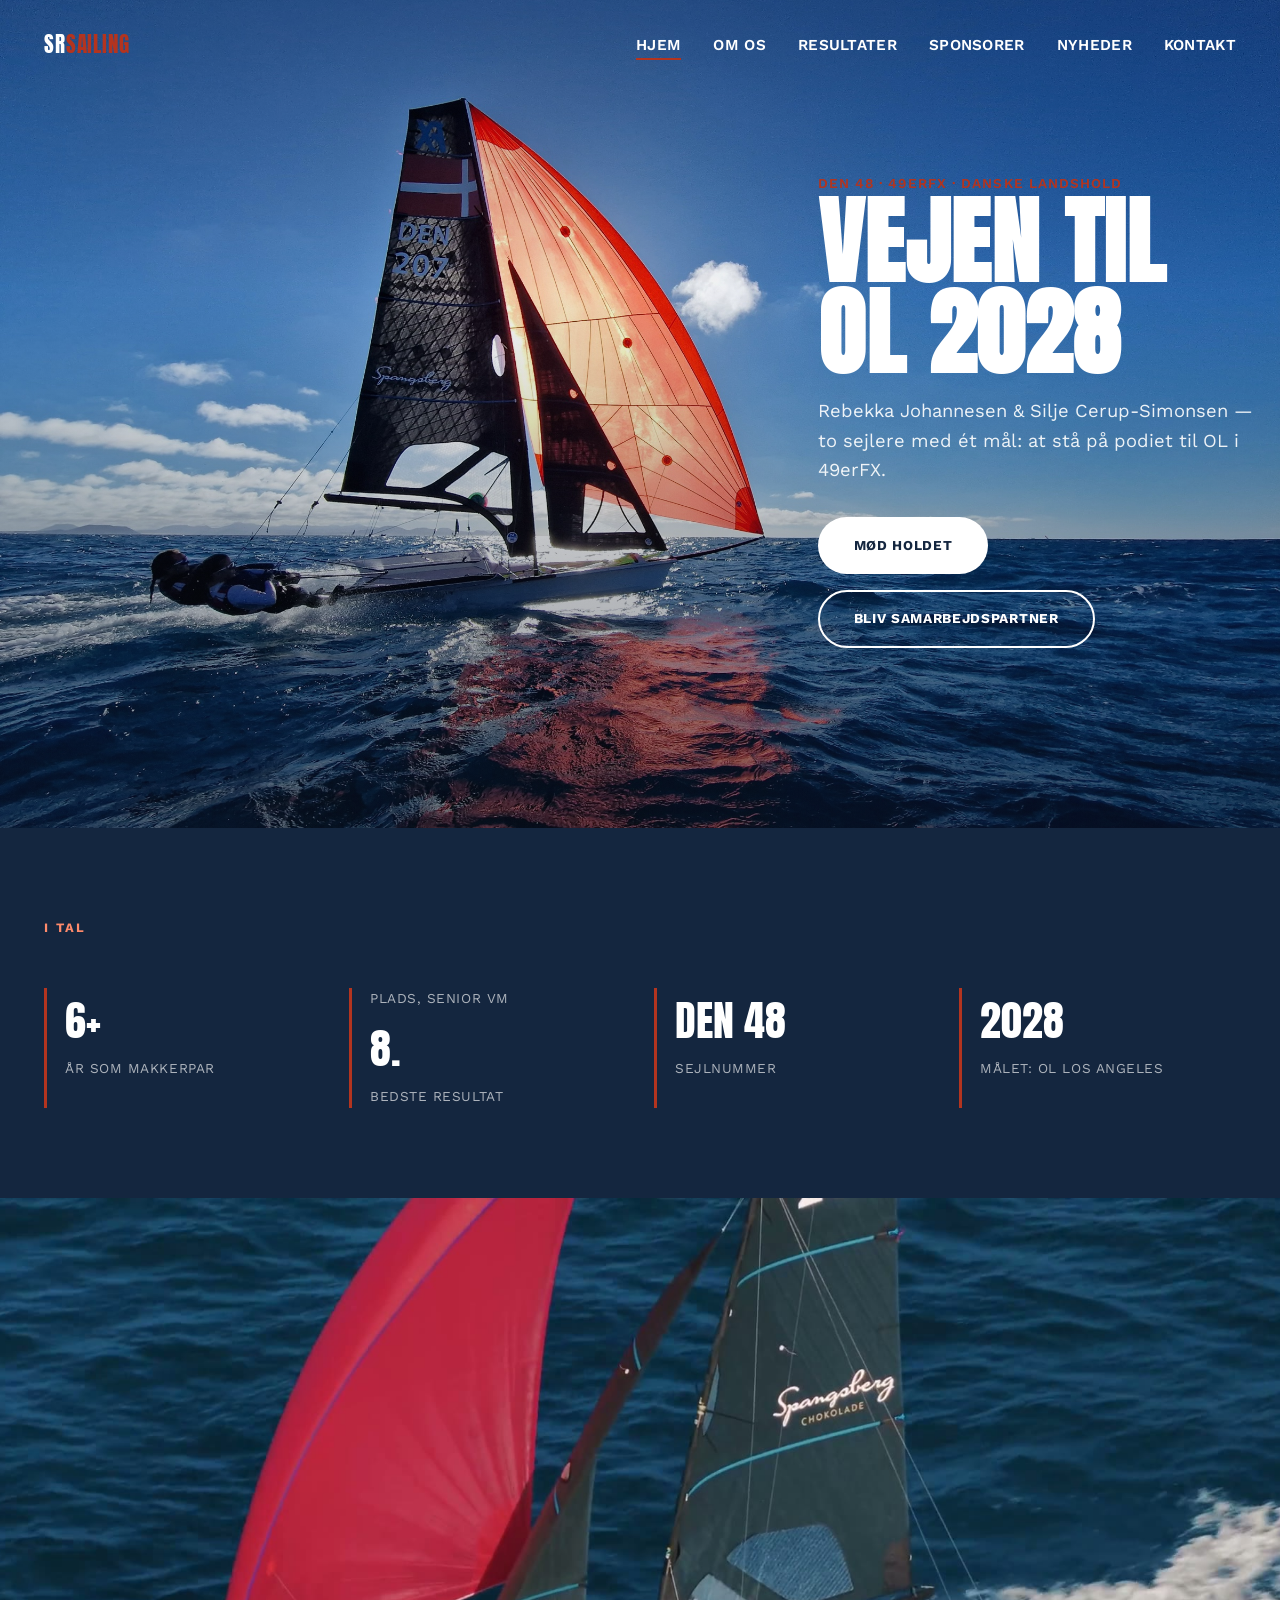
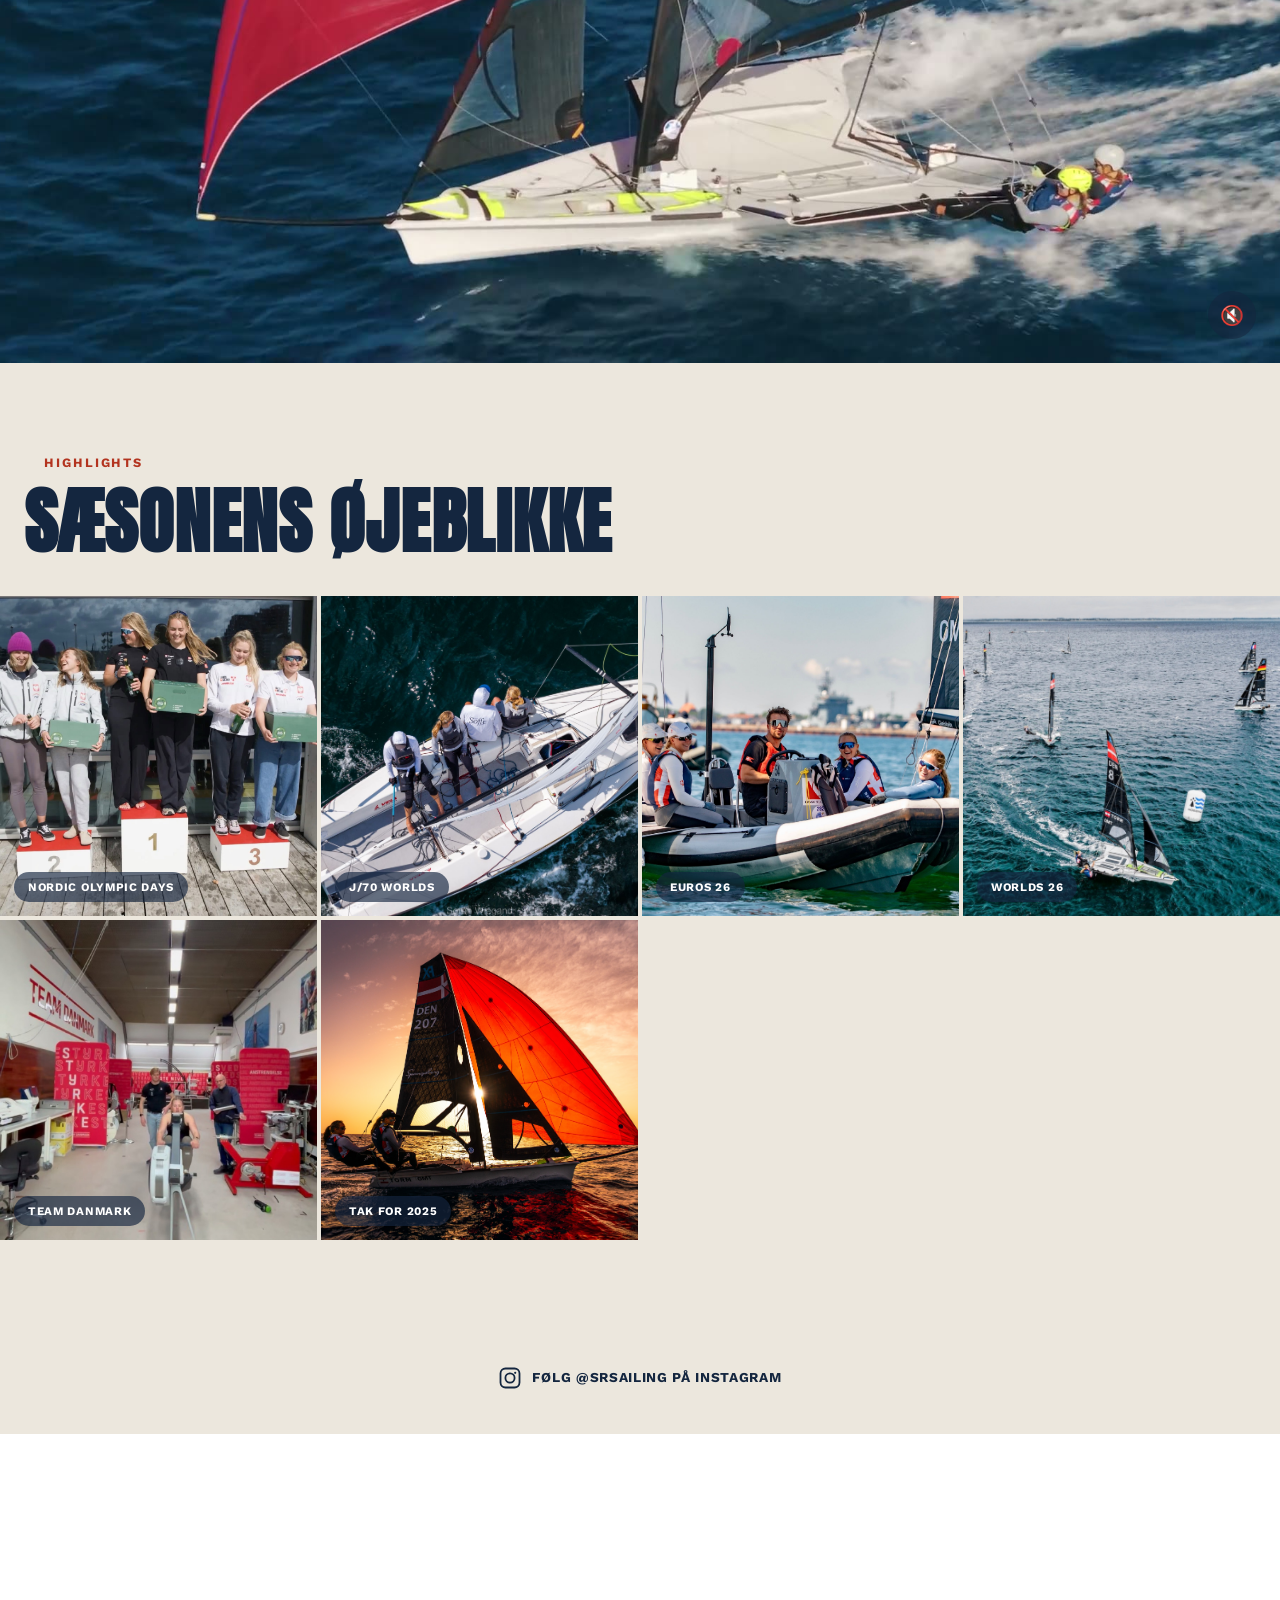
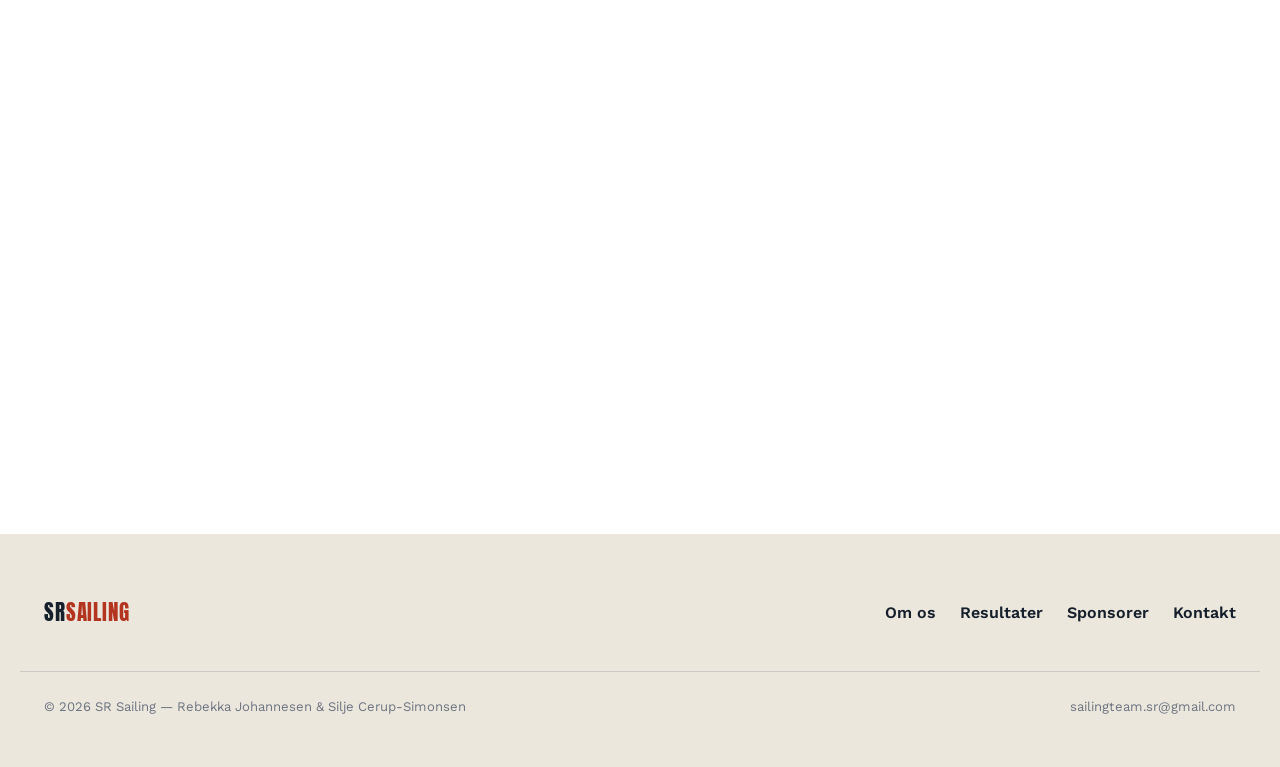
<file: index.html>
<!DOCTYPE html>
<html lang="da">
<head>
<meta charset="UTF-8">
<meta name="viewport" content="width=device-width, initial-scale=1.0">
<title>SR Sailing — DEN 48 · Vejen til OL 2028</title>
<meta name="description" content="Rebekka Johannesen &amp; Silje Cerup-Simonsen sejler 49erFX DEN 48 på det danske landshold, med kurs mod OL 2028.">
<link rel="preconnect" href="https://fonts.googleapis.com">
<link href="https://fonts.googleapis.com/css2?family=Anton&family=Work+Sans:wght@400;500;600;700;800&display=swap" rel="stylesheet">
<link rel="stylesheet" href="assets/css/style.css">
</head>
<body>

<header class="site-header">
  <div class="container">
    <a href="index.html" class="brand">SR<span>SAILING</span></a>
    <button class="nav-toggle" aria-label="Menu">&#9776;</button>
    <ul class="nav-links">
      <li><a href="index.html" class="active">Hjem</a></li>
      <li><a href="om-os.html">Om os</a></li>
      <li><a href="resultater.html">Resultater</a></li>
      <li><a href="sponsorer.html">Sponsorer</a></li>
      <li><a href="blog.html">Nyheder</a></li>
      <li><a href="kontakt.html">Kontakt</a></li>
    </ul>
  </div>
</header>

<section class="hero" style="background-image: url('assets/images/bluesky-spinnaker.jpg');">
  <div class="container hero-content align-right">
    <span class="hero-meta">DEN 48 · 49erFX · Danske Landshold</span>
    <h1>Vejen til OL 2028</h1>
    <p>Rebekka Johannesen &amp; Silje Cerup-Simonsen — to sejlere med ét mål: at stå på podiet til OL i 49erFX.</p>
    <div class="hero-actions">
      <a href="om-os.html" class="btn btn-light">Mød holdet</a>
      <a href="sponsorer.html" class="btn btn-outline">Bliv samarbejdspartner</a>
    </div>
  </div>
</section>

<section class="section-navy">
  <div class="container">
    <span class="eyebrow">I tal</span>
    <div class="stats-row reveal">
      <div class="stat">
        <span class="num">6+</span>
        <span class="label">År som makkerpar</span>
      </div>
      <div class="stat">
        <span class="label" style="display:block; margin-bottom:6px;">Plads, Senior VM</span>
        <span class="num">8.</span>
        <span class="label">Bedste resultat</span>
      </div>
      <div class="stat">
        <span class="num">DEN 48</span>
        <span class="label">Sejlnummer</span>
      </div>
      <div class="stat">
        <span class="num">2028</span>
        <span class="label">Målet: OL Los Angeles</span>
      </div>
    </div>
  </div>
</section>

<div class="video-feature">
  <video id="lanzarote-video" autoplay muted loop playsinline webkit-playsinline preload="auto" poster="assets/images/lanzarote-sejlads-poster.jpg">
    <source src="assets/video/lanzarote-sejlads.mp4" type="video/mp4">
  </video>
  <button class="mute-toggle" type="button" aria-label="Slå lyd til/fra">&#128264;</button>
  <script>
    (function () {
      var v = document.getElementById("lanzarote-video");
      if (v) { v.muted = true; v.play().catch(function () {}); }
    })();
  </script>
</div>

<section class="section-cream">
  <div class="container">
    <span class="eyebrow">Highlights</span>
    <h2 class="big-title" style="color: var(--navy); margin-left: -20px;">Sæsonens øjeblikke</h2>
  </div>
  <div class="gallery reveal">
    <a class="gallery-item" href="blog.html#nordic-olympic-days">
      <img src="assets/images/nordic-olympic-days.jpg" alt="Sejrspodie ved Nordic Olympic Days" style="object-position: top;">
      <span class="tag">Nordic Olympic Days</span>
    </a>
    <a class="gallery-item" href="blog.html#j70-worlds">
      <img src="assets/images/j70-worlds.jpg" alt="Rebekka og Silje til J/70 Mixed Plus Worlds">
      <span class="tag">J/70 Worlds</span>
    </a>
    <a class="gallery-item" href="blog.html#euros26">
      <img src="assets/images/euros26-rib.jpg" alt="Holdet efter en sejlads til EM 2026">
      <span class="tag">Euros 26</span>
    </a>
    <a class="gallery-item" href="blog.html#worlds26">
      <img src="assets/images/worlds26-start.jpg" alt="Runder mærket ved VM i Quiberon" style="object-position: bottom;">
      <span class="tag">Worlds 26</span>
    </a>
    <a class="gallery-item" href="blog.html#team-danmark">
      <img src="assets/images/team-danmark-test.jpg" alt="Fysisk test hos Team Danmark">
      <span class="tag">Team Danmark</span>
    </a>
    <a class="gallery-item" href="blog.html#tak-2025">
      <img src="assets/images/hero-sunset.jpg" alt="DEN 48 i solnedgang">
      <span class="tag">Tak for 2025</span>
    </a>
  </div>
</section>

<div class="ig-strip">
  <a class="ig-link" href="https://www.instagram.com/srsailing" target="_blank" rel="noopener">
    <svg viewBox="0 0 24 24" fill="none" stroke="currentColor" stroke-width="1.8" aria-hidden="true">
      <rect x="2.5" y="2.5" width="19" height="19" rx="5"/>
      <circle cx="12" cy="12" r="4.6"/>
      <circle cx="17.2" cy="6.8" r="1.1" fill="currentColor" stroke="none"/>
    </svg>
    <span>Følg @srsailing på Instagram</span>
  </a>
</div>

<section class="split-cta">
  <div class="split-cta-col section-cream reveal">
    <span class="eyebrow">Samarbejdspartnere</span>
    <h2 class="big-title" style="font-size: clamp(1.8rem, 3.2vw, 2.4rem);">Med opbakning fra</h2>
    <div class="sponsor-list">
      <a class="sponsor-pill" href="sponsorer.html#sletten-baadeklub">Sletten Bådeklub</a>
      <a class="sponsor-pill" href="sponsorer.html#dansk-sejlunion">Dansk Sejlunion</a>
      <a class="sponsor-pill" href="sponsorer.html#team-danmark">Team Danmark</a>
      <a class="sponsor-pill" href="sponsorer.html#spechealth">SpecHealth</a>
    </div>
    <p style="margin-top: 26px;"><a href="sponsorer.html" class="btn btn-navy">Se samarbejdsmuligheder</a></p>
  </div>
  <div class="split-cta-col section-cream reveal">
    <h2 class="big-title" style="font-size: clamp(1.8rem, 3.2vw, 2.4rem);">Følg med<br>på rejsen</h2>
    <p class="lede" style="margin-top: 16px; color: var(--muted);">Vi deler træning, stævner og livet mod OL 2028 på Instagram.</p>
    <div class="hero-actions" style="margin-top: 26px;">
      <a href="https://www.instagram.com/srsailing" target="_blank" rel="noopener" class="btn btn-navy">@srsailing på Instagram</a>
      <a href="kontakt.html" class="btn btn-outline-dark">Kontakt os</a>
    </div>
  </div>
</section>

<footer class="site-footer">
  <div class="container">
    <a href="index.html" class="brand">SR<span>SAILING</span></a>
    <ul class="footer-links" style="list-style:none; padding:0;">
      <li><a href="om-os.html">Om os</a></li>
      <li><a href="resultater.html">Resultater</a></li>
      <li><a href="sponsorer.html">Sponsorer</a></li>
      <li><a href="kontakt.html">Kontakt</a></li>
    </ul>
  </div>
  <div class="container footer-bottom">
    <span>&copy; 2026 SR Sailing — Rebekka Johannesen &amp; Silje Cerup-Simonsen</span>
    <span>sailingteam.sr@gmail.com</span>
  </div>
</footer>

<script src="assets/js/main.js"></script>
</body>
</html>
</file>
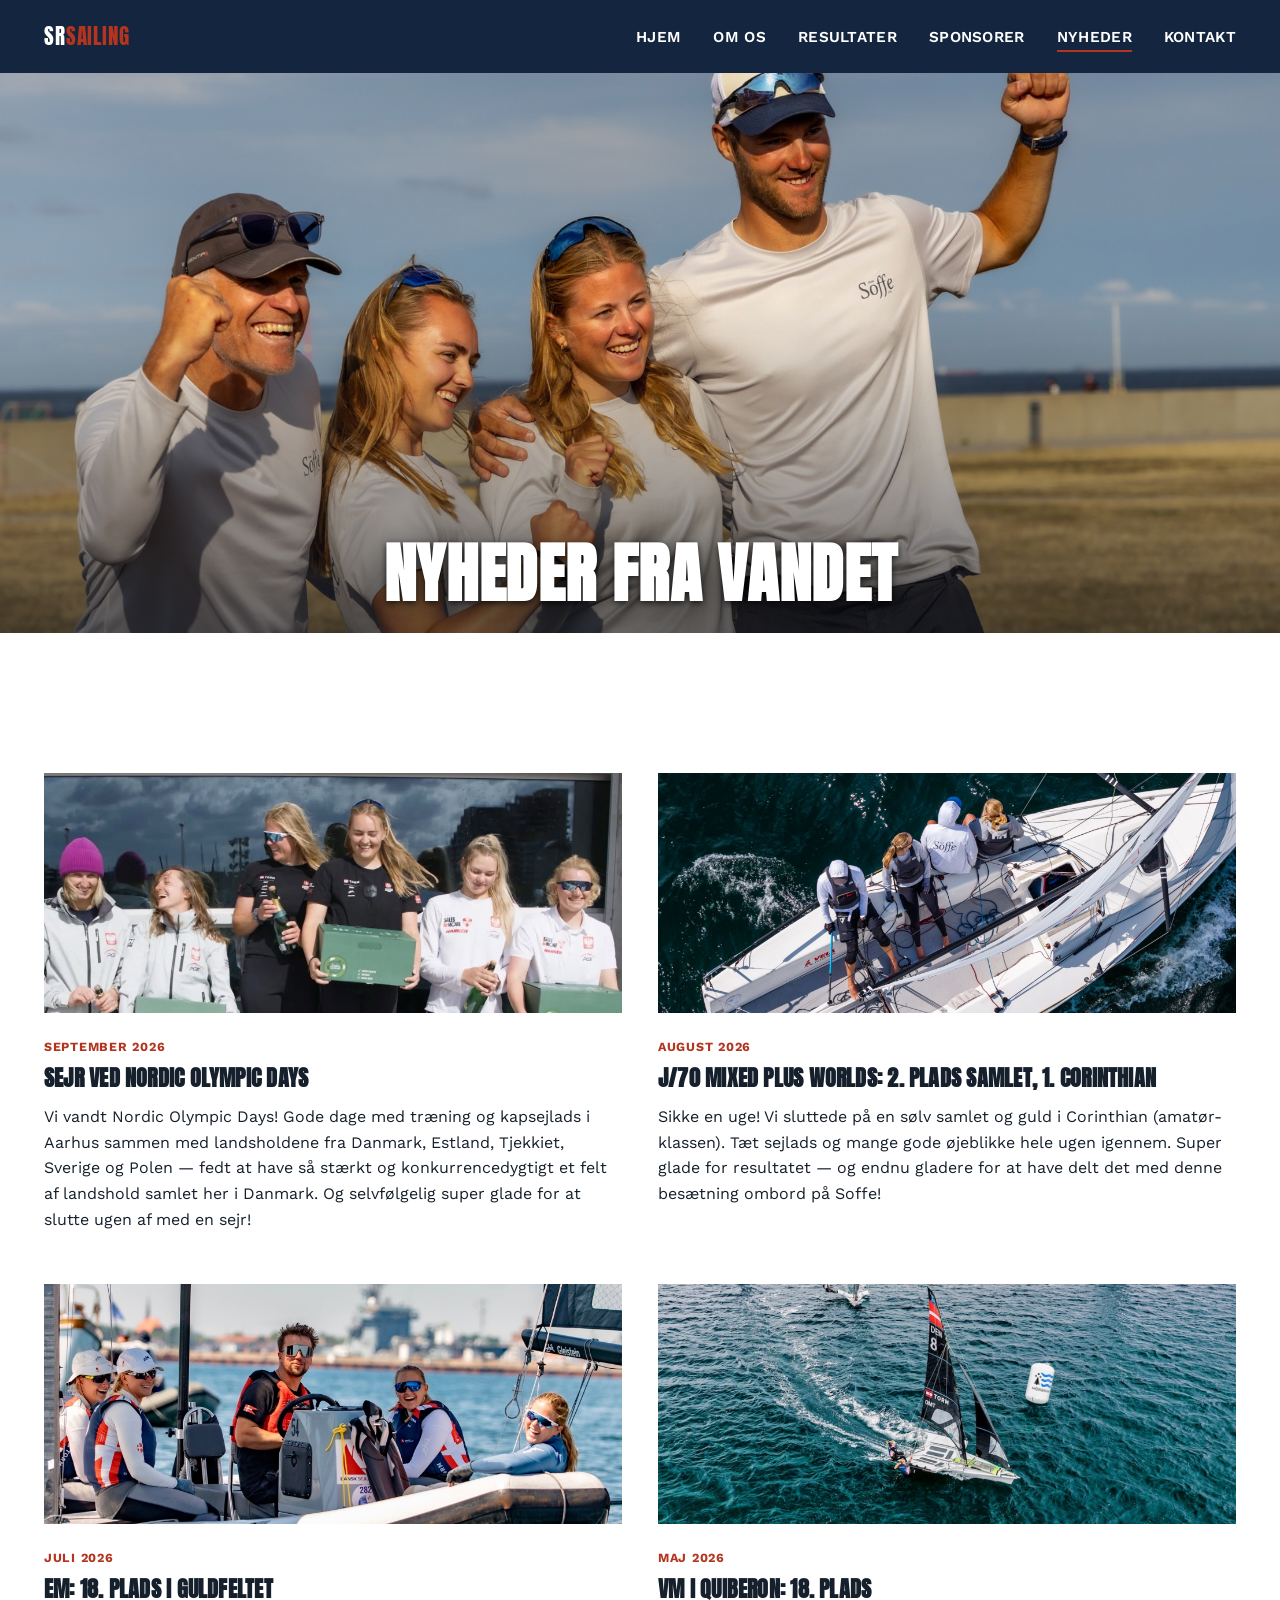
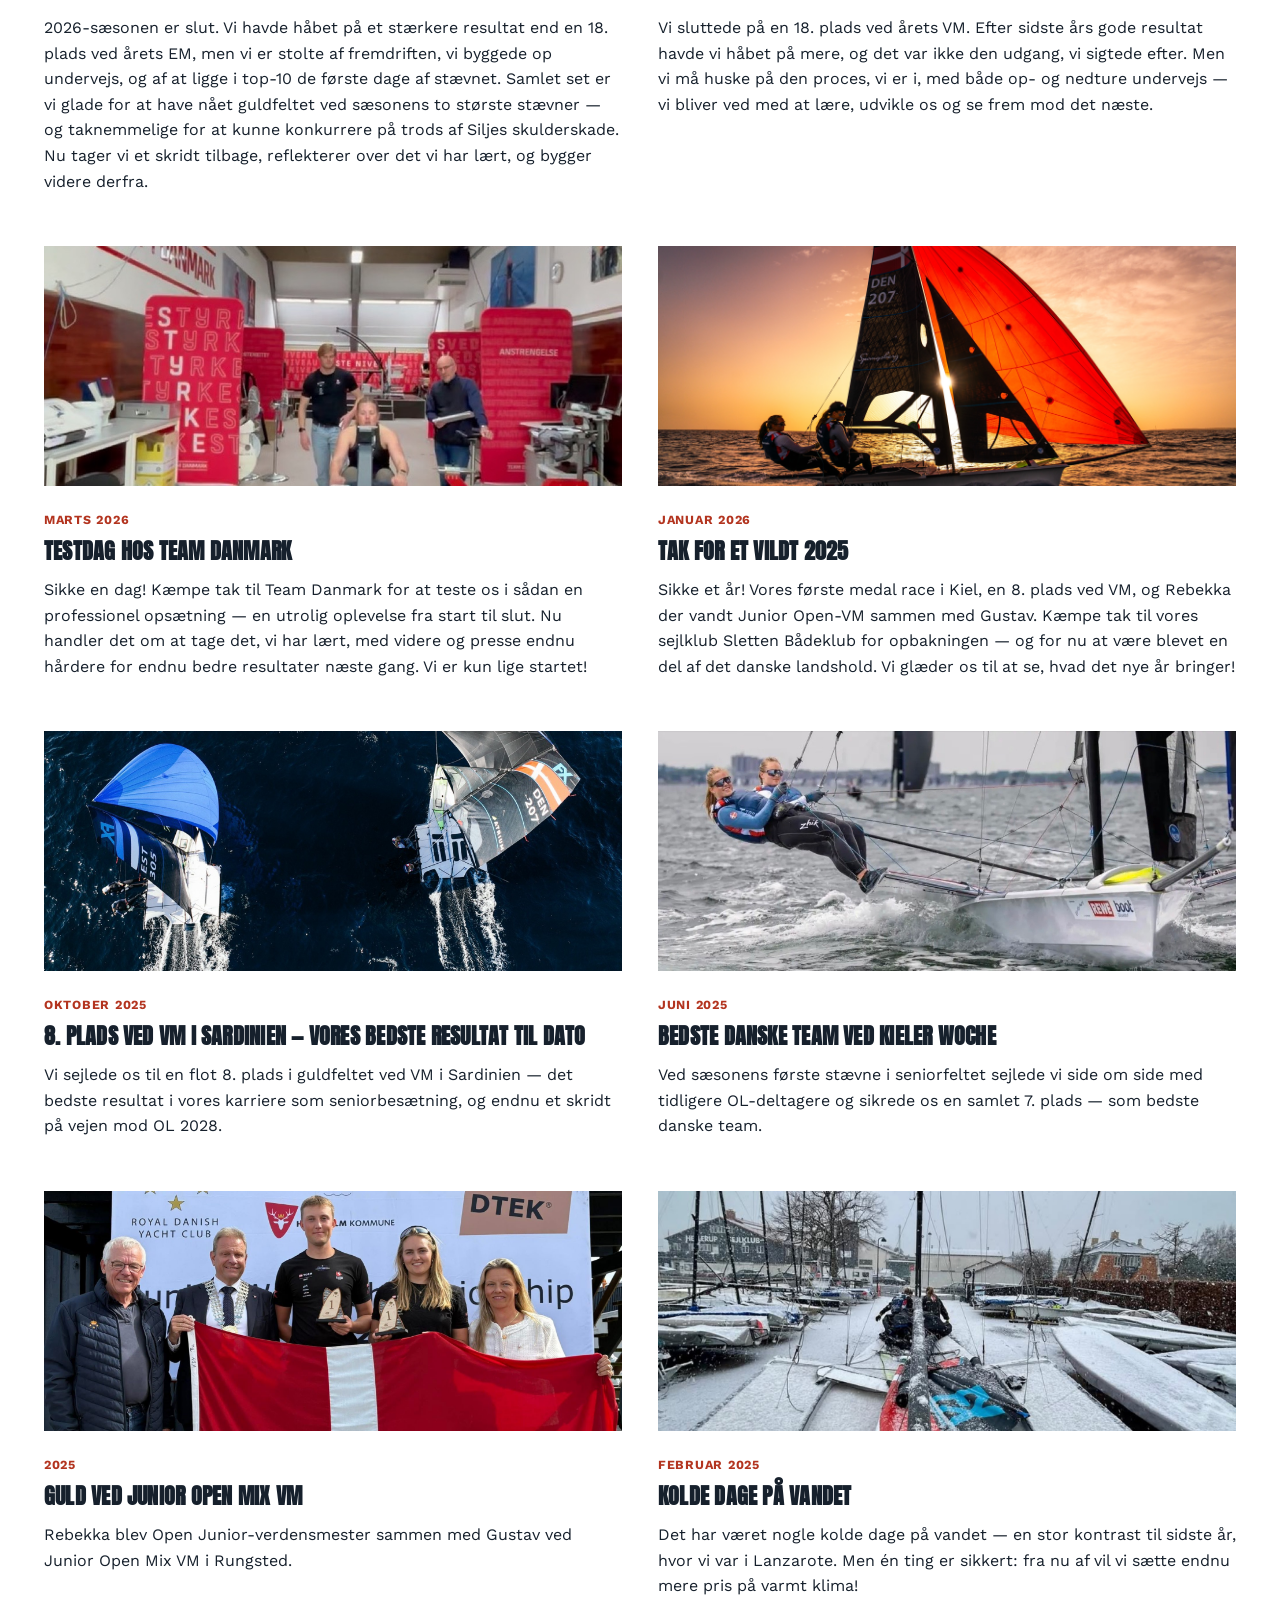
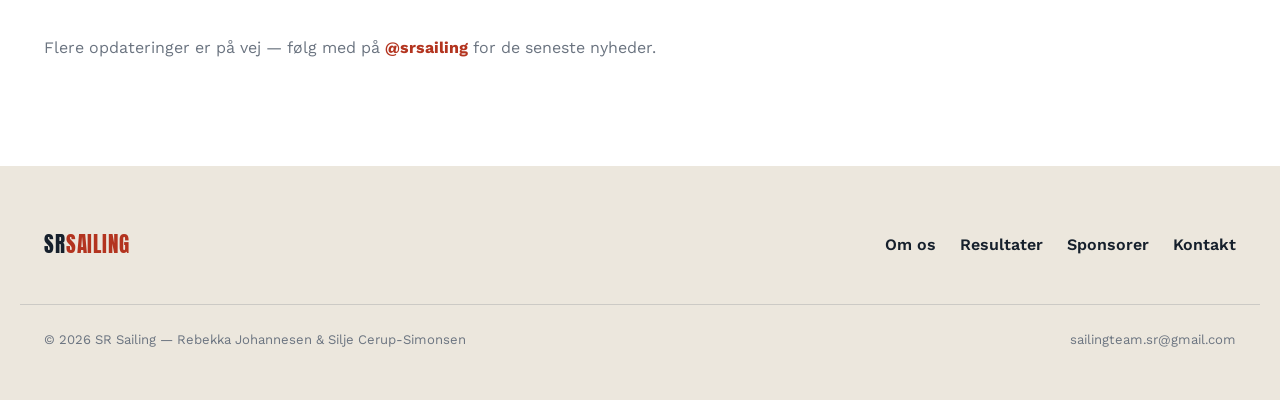
<file: blog.html>
<!DOCTYPE html>
<html lang="da">
<head>
<meta charset="UTF-8">
<meta name="viewport" content="width=device-width, initial-scale=1.0">
<title>Nyheder — SR Sailing</title>
<meta name="description" content="Nyheder og opdateringer fra Rebekka Johannesen og Silje Cerup-Simonsens rejse mod OL 2028.">
<link rel="preconnect" href="https://fonts.googleapis.com">
<link href="https://fonts.googleapis.com/css2?family=Anton&family=Work+Sans:wght@400;500;600;700;800&display=swap" rel="stylesheet">
<link rel="stylesheet" href="assets/css/style.css">
</head>
<body>

<header class="site-header solid">
  <div class="container">
    <a href="index.html" class="brand">SR<span>SAILING</span></a>
    <button class="nav-toggle" aria-label="Menu">&#9776;</button>
    <ul class="nav-links">
      <li><a href="index.html">Hjem</a></li>
      <li><a href="om-os.html">Om os</a></li>
      <li><a href="resultater.html">Resultater</a></li>
      <li><a href="sponsorer.html">Sponsorer</a></li>
      <li><a href="blog.html" class="active">Nyheder</a></li>
      <li><a href="kontakt.html">Kontakt</a></li>
    </ul>
  </div>
</header>

<section class="page-hero with-photo" style="background-image: url('assets/images/sr-sailing-team.jpg'); background-position: center 20%;">
  <div class="container">
    <h1 style="color: var(--white); text-shadow: 0 2px 6px rgba(0,0,0,0.7), 0 8px 34px rgba(0,0,0,0.55);">Nyheder fra vandet</h1>
  </div>
</section>

<section>
  <div class="container">
    <div class="post-grid">

      <article class="post-card" id="nordic-olympic-days">
        <img src="assets/images/nordic-olympic-days.jpg" alt="Sejrspodie ved Nordic Olympic Days" style="object-position: top;">
        <span class="post-date">September 2026</span>
        <h3>Sejr ved Nordic Olympic Days</h3>
        <p>Vi vandt Nordic Olympic Days! Gode dage med træning og kapsejlads i Aarhus sammen med landsholdene fra Danmark, Estland, Tjekkiet, Sverige og Polen — fedt at have så stærkt og konkurrencedygtigt et felt af landshold samlet her i Danmark. Og selvfølgelig super glade for at slutte ugen af med en sejr!</p>
      </article>

      <article class="post-card" id="j70-worlds">
        <img src="assets/images/j70-worlds.jpg" alt="Rebekka og Silje til J/70 Mixed Plus Worlds">
        <span class="post-date">August 2026</span>
        <h3>J/70 Mixed Plus Worlds: 2. plads samlet, 1. Corinthian</h3>
        <p>Sikke en uge! Vi sluttede på en sølv samlet og guld i Corinthian (amatør-klassen). Tæt sejlads og mange gode øjeblikke hele ugen igennem. Super glade for resultatet — og endnu gladere for at have delt det med denne besætning ombord på Soffe!</p>
      </article>

      <article class="post-card" id="euros26">
        <img src="assets/images/euros26-rib.jpg" alt="Holdet efter en sejlads til EM 2026">
        <span class="post-date">Juli 2026</span>
        <h3>EM: 18. plads i guldfeltet</h3>
        <p>2026-sæsonen er slut. Vi havde håbet på et stærkere resultat end en 18. plads ved årets EM, men vi er stolte af fremdriften, vi byggede op undervejs, og af at ligge i top-10 de første dage af stævnet. Samlet set er vi glade for at have nået guldfeltet ved sæsonens to største stævner — og taknemmelige for at kunne konkurrere på trods af Siljes skulderskade. Nu tager vi et skridt tilbage, reflekterer over det vi har lært, og bygger videre derfra.</p>
      </article>

      <article class="post-card" id="worlds26">
        <img src="assets/images/worlds26-start.jpg" alt="Runder mærket ved VM i Quiberon" style="object-position: bottom;">
        <span class="post-date">Maj 2026</span>
        <h3>VM i Quiberon: 18. plads</h3>
        <p>Vi sluttede på en 18. plads ved årets VM. Efter sidste års gode resultat havde vi håbet på mere, og det var ikke den udgang, vi sigtede efter. Men vi må huske på den proces, vi er i, med både op- og nedture undervejs — vi bliver ved med at lære, udvikle os og se frem mod det næste.</p>
      </article>

      <article class="post-card" id="team-danmark">
        <img src="assets/images/team-danmark-test.jpg" alt="Fysisk test hos Team Danmark">
        <span class="post-date">Marts 2026</span>
        <h3>Testdag hos Team Danmark</h3>
        <p>Sikke en dag! Kæmpe tak til Team Danmark for at teste os i sådan en professionel opsætning — en utrolig oplevelse fra start til slut. Nu handler det om at tage det, vi har lært, med videre og presse endnu hårdere for endnu bedre resultater næste gang. Vi er kun lige startet!</p>
      </article>

      <article class="post-card" id="tak-2025">
        <img src="assets/images/hero-sunset.jpg" alt="DEN 48 i solnedgang">
        <span class="post-date">Januar 2026</span>
        <h3>Tak for et vildt 2025</h3>
        <p>Sikke et år! Vores første medal race i Kiel, en 8. plads ved VM, og Rebekka der vandt Junior Open-VM sammen med Gustav. Kæmpe tak til vores sejlklub Sletten Bådeklub for opbakningen — og for nu at være blevet en del af det danske landshold. Vi glæder os til at se, hvad det nye år bringer!</p>
      </article>

      <article class="post-card">
        <img src="assets/images/sardinien-aerial.jpg" alt="DEN 207 under kapsejlads ved VM i Sardinien">
        <span class="post-date">Oktober 2025</span>
        <h3>8. plads ved VM i Sardinien — vores bedste resultat til dato</h3>
        <p>Vi sejlede os til en flot 8. plads i guldfeltet ved VM i Sardinien — det bedste resultat i vores karriere som seniorbesætning, og endnu et skridt på vejen mod OL 2028.</p>
      </article>

      <article class="post-card">
        <img src="assets/images/kieler-woche.jpg" alt="DEN 48 til Kieler Woche" style="object-position: top;">
        <span class="post-date">Juni 2025</span>
        <h3>Bedste danske team ved Kieler Woche</h3>
        <p>Ved sæsonens første stævne i seniorfeltet sejlede vi side om side med tidligere OL-deltagere og sikrede os en samlet 7. plads — som bedste danske team.</p>
      </article>

      <article class="post-card">
        <img src="assets/images/junior-open-mix-vm.jpg" alt="Rebekka og Gustav på podiet ved Junior Open Mix VM i Rungsted">
        <span class="post-date">2025</span>
        <h3>Guld ved Junior Open Mix VM</h3>
        <p>Rebekka blev Open Junior-verdensmester sammen med Gustav ved Junior Open Mix VM i Rungsted.</p>
      </article>

      <article class="post-card">
        <img src="assets/images/sne-hellerup.jpg" alt="Sne på bådene ved Hellerup Sejlklub">
        <span class="post-date">Februar 2025</span>
        <h3>Kolde dage på vandet</h3>
        <p>Det har været nogle kolde dage på vandet — en stor kontrast til sidste år, hvor vi var i Lanzarote. Men én ting er sikkert: fra nu af vil vi sætte endnu mere pris på varmt klima!</p>
      </article>

    </div>
    <p style="margin-top: 20px; color: var(--muted);">Flere opdateringer er på vej — følg med på <a href="https://www.instagram.com/srsailing" target="_blank" rel="noopener" style="color:var(--red); font-weight:700;">@srsailing</a> for de seneste nyheder.</p>
  </div>
</section>

<footer class="site-footer">
  <div class="container">
    <a href="index.html" class="brand">SR<span>SAILING</span></a>
    <ul class="footer-links" style="list-style:none; padding:0;">
      <li><a href="om-os.html">Om os</a></li>
      <li><a href="resultater.html">Resultater</a></li>
      <li><a href="sponsorer.html">Sponsorer</a></li>
      <li><a href="kontakt.html">Kontakt</a></li>
    </ul>
  </div>
  <div class="container footer-bottom">
    <span>&copy; 2026 SR Sailing — Rebekka Johannesen &amp; Silje Cerup-Simonsen</span>
    <span>sailingteam.sr@gmail.com</span>
  </div>
</footer>

<script src="assets/js/main.js"></script>
</body>
</html>
</file>
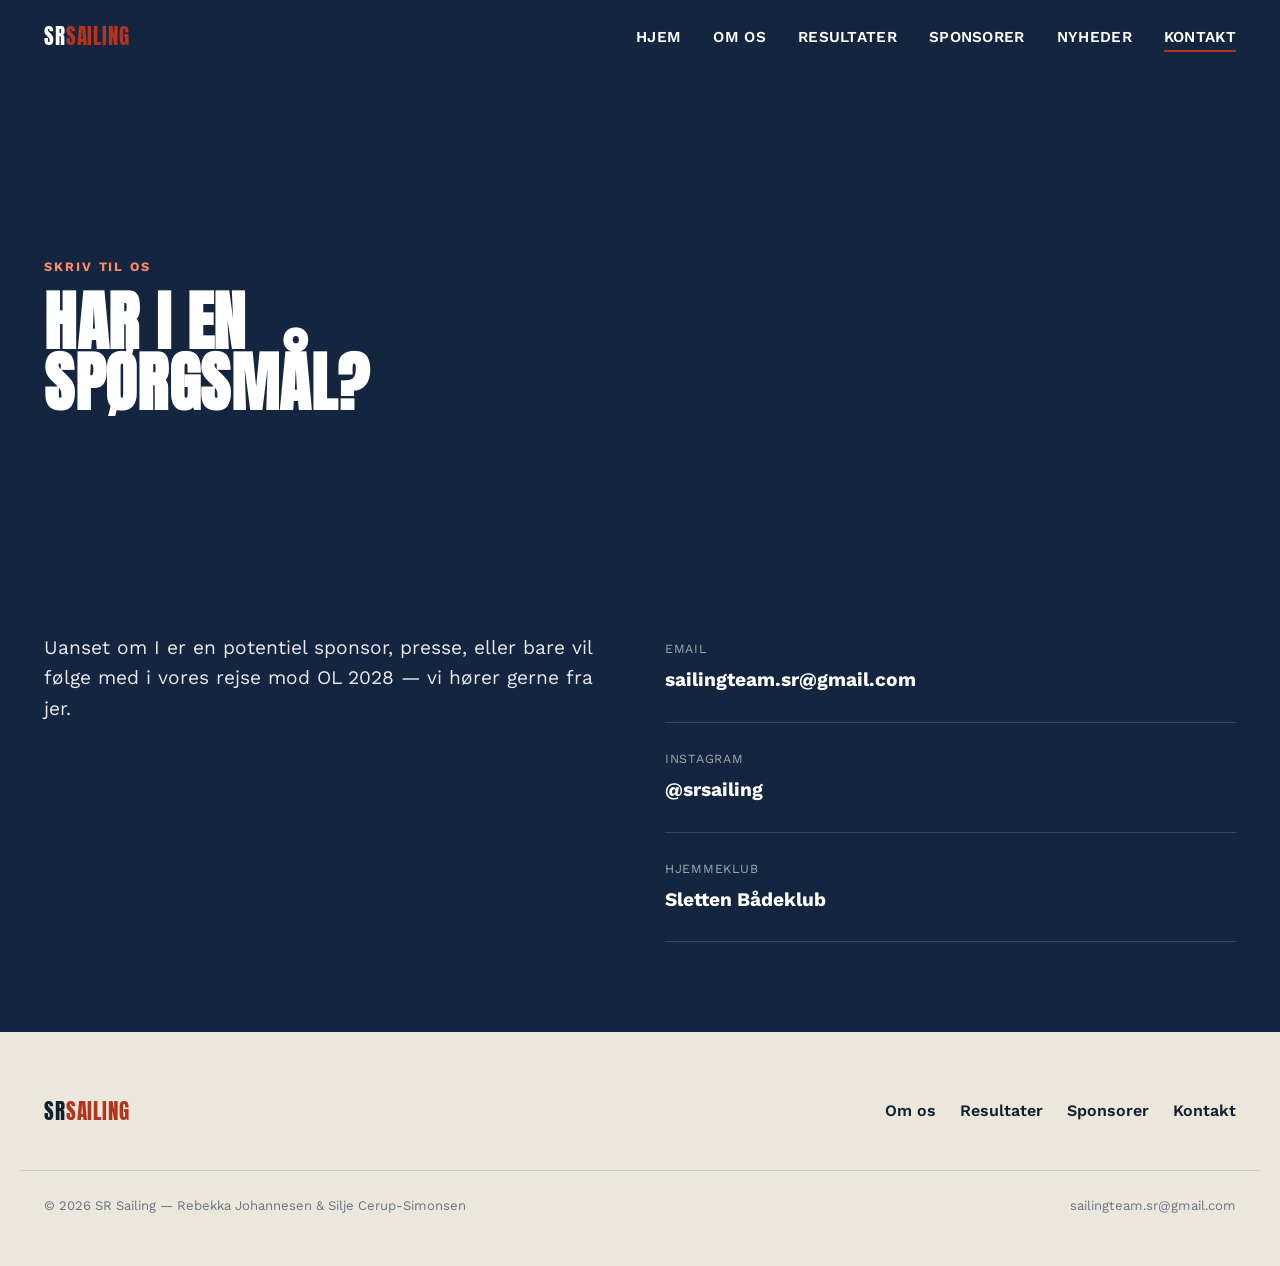
<file: kontakt.html>
<!DOCTYPE html>
<html lang="da">
<head>
<meta charset="UTF-8">
<meta name="viewport" content="width=device-width, initial-scale=1.0">
<title>Kontakt — SR Sailing</title>
<meta name="description" content="Kontakt Rebekka Johannesen og Silje Cerup-Simonsen — SR Sailing.">
<link rel="preconnect" href="https://fonts.googleapis.com">
<link href="https://fonts.googleapis.com/css2?family=Anton&family=Work+Sans:wght@400;500;600;700;800&display=swap" rel="stylesheet">
<link rel="stylesheet" href="assets/css/style.css">
</head>
<body>

<header class="site-header solid">
  <div class="container">
    <a href="index.html" class="brand">SR<span>SAILING</span></a>
    <button class="nav-toggle" aria-label="Menu">&#9776;</button>
    <ul class="nav-links">
      <li><a href="index.html">Hjem</a></li>
      <li><a href="om-os.html">Om os</a></li>
      <li><a href="resultater.html">Resultater</a></li>
      <li><a href="sponsorer.html">Sponsorer</a></li>
      <li><a href="blog.html">Nyheder</a></li>
      <li><a href="kontakt.html" class="active">Kontakt</a></li>
    </ul>
  </div>
</header>

<section class="page-hero">
  <div class="container">
    <span class="eyebrow">Skriv til os</span>
    <h1>Har I en<br>spørgsmål?</h1>
  </div>
</section>

<section class="section-navy">
  <div class="container contact-grid">
    <div>
      <p class="lede" style="opacity:0.9;">Uanset om I er en potentiel sponsor, presse, eller bare vil følge med i vores rejse mod OL 2028 — vi hører gerne fra jer.</p>
    </div>
    <div>
      <div class="contact-item">
        <span class="label">Email</span>
        <a href="mailto:sailingteam.sr@gmail.com">sailingteam.sr@gmail.com</a>
      </div>
      <div class="contact-item">
        <span class="label">Instagram</span>
        <a href="https://www.instagram.com/srsailing" target="_blank" rel="noopener">@srsailing</a>
      </div>
      <div class="contact-item">
        <span class="label">Hjemmeklub</span>
        <span class="value">Sletten Bådeklub</span>
      </div>
    </div>
  </div>
</section>

<footer class="site-footer">
  <div class="container">
    <a href="index.html" class="brand">SR<span>SAILING</span></a>
    <ul class="footer-links" style="list-style:none; padding:0;">
      <li><a href="om-os.html">Om os</a></li>
      <li><a href="resultater.html">Resultater</a></li>
      <li><a href="sponsorer.html">Sponsorer</a></li>
      <li><a href="kontakt.html">Kontakt</a></li>
    </ul>
  </div>
  <div class="container footer-bottom">
    <span>&copy; 2026 SR Sailing — Rebekka Johannesen &amp; Silje Cerup-Simonsen</span>
    <span>sailingteam.sr@gmail.com</span>
  </div>
</footer>

<script src="assets/js/main.js"></script>
</body>
</html>
</file>
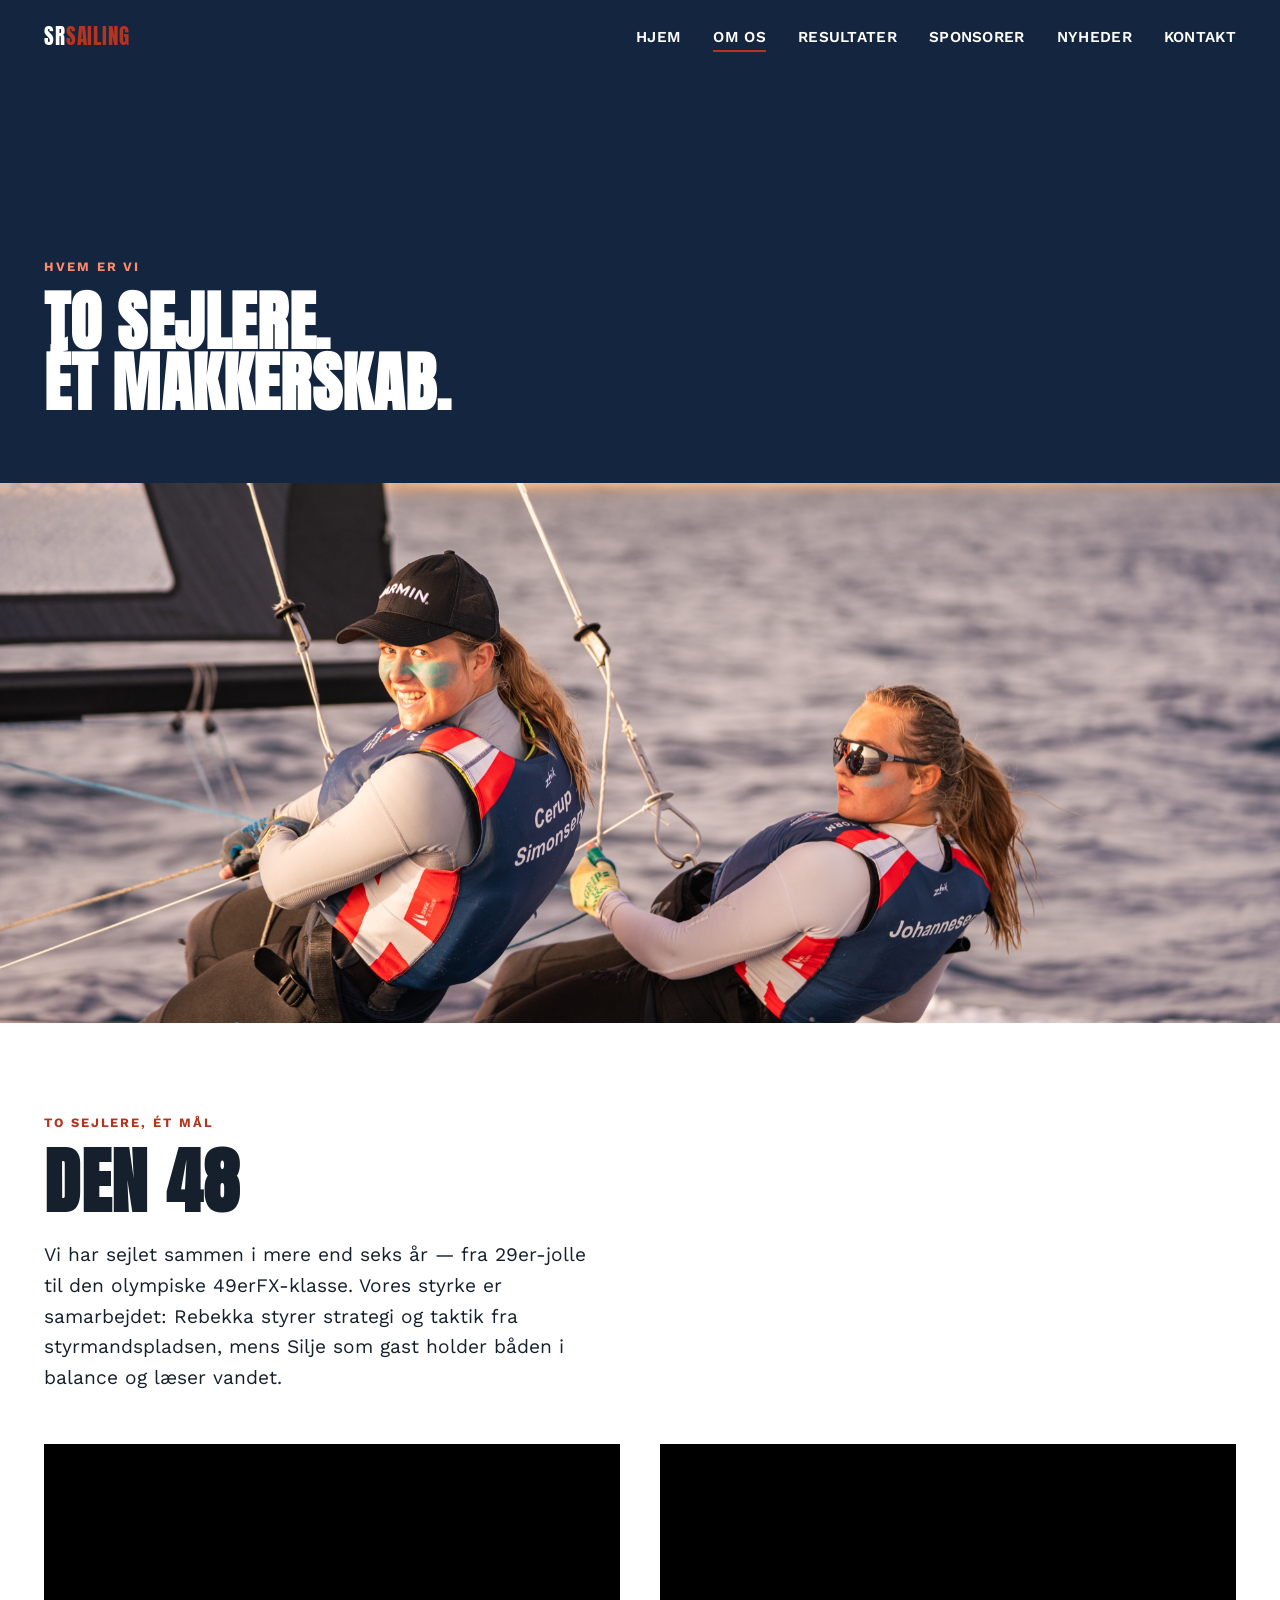
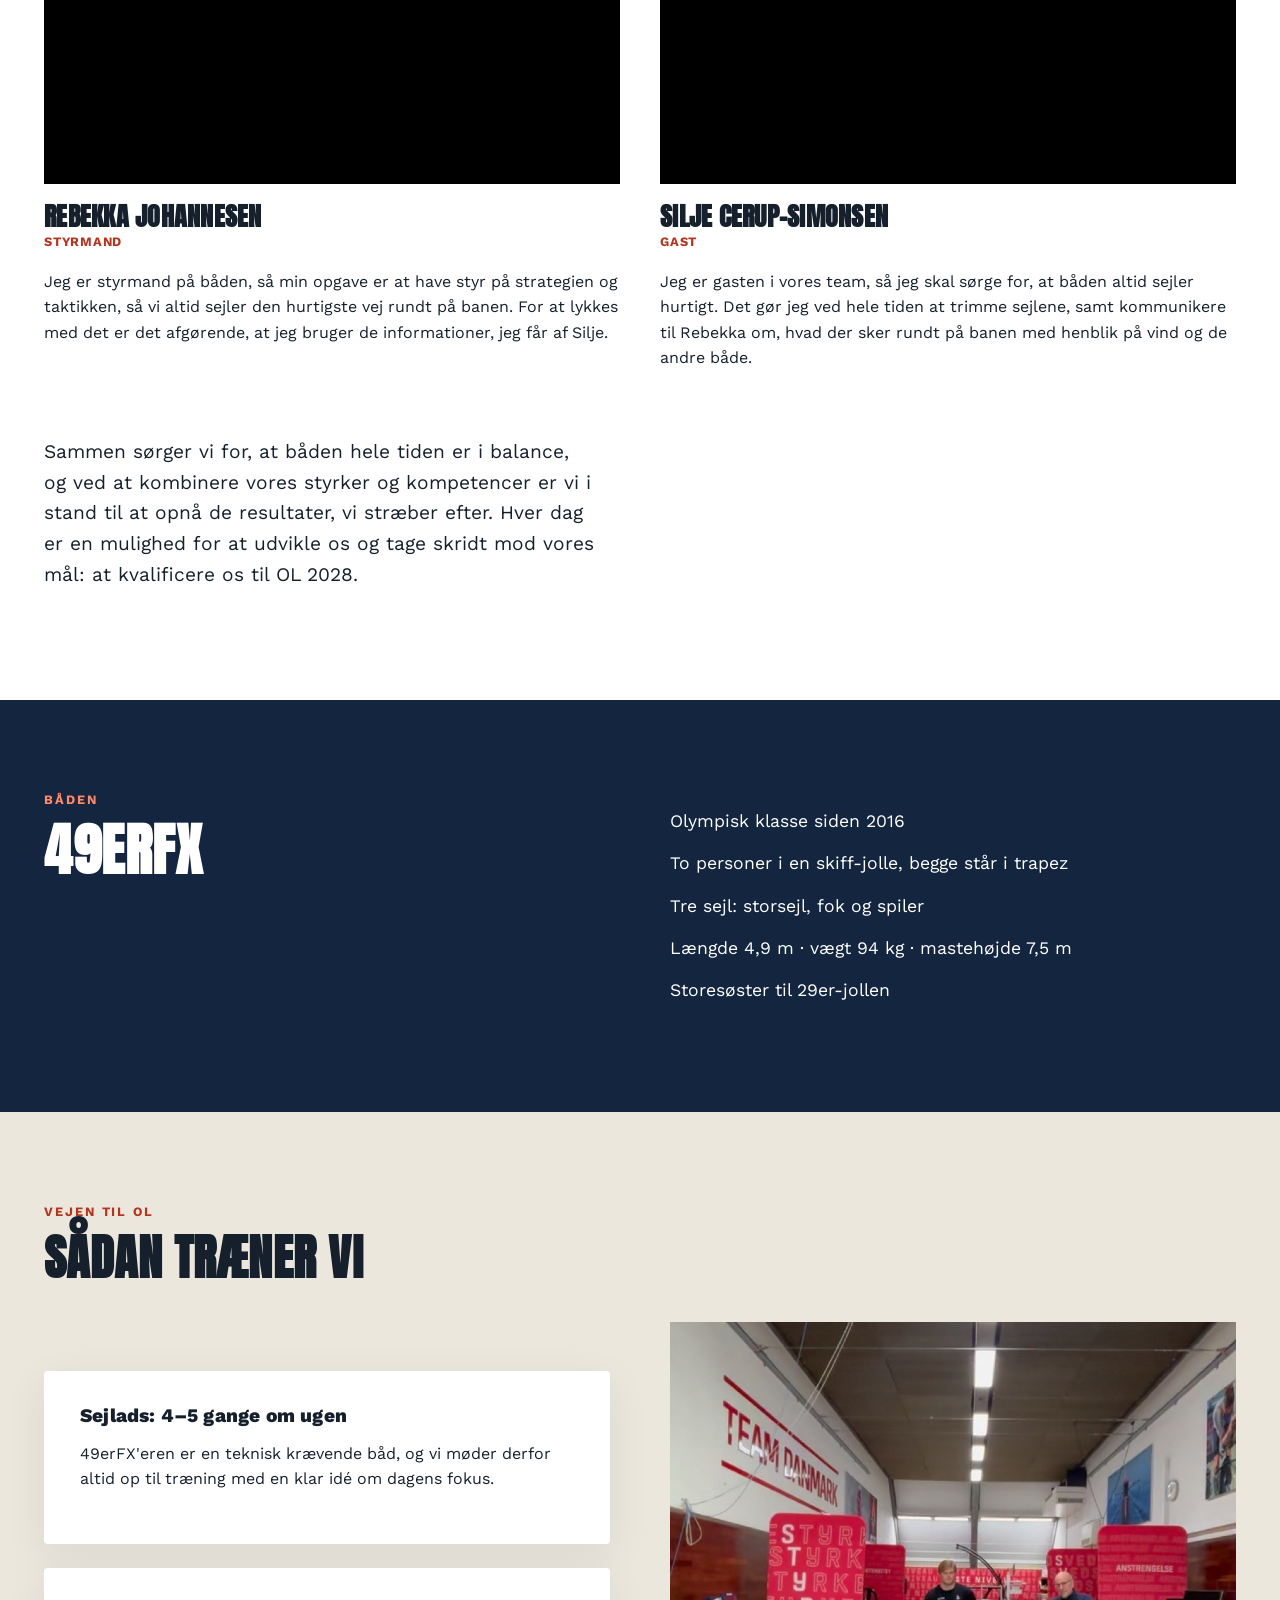
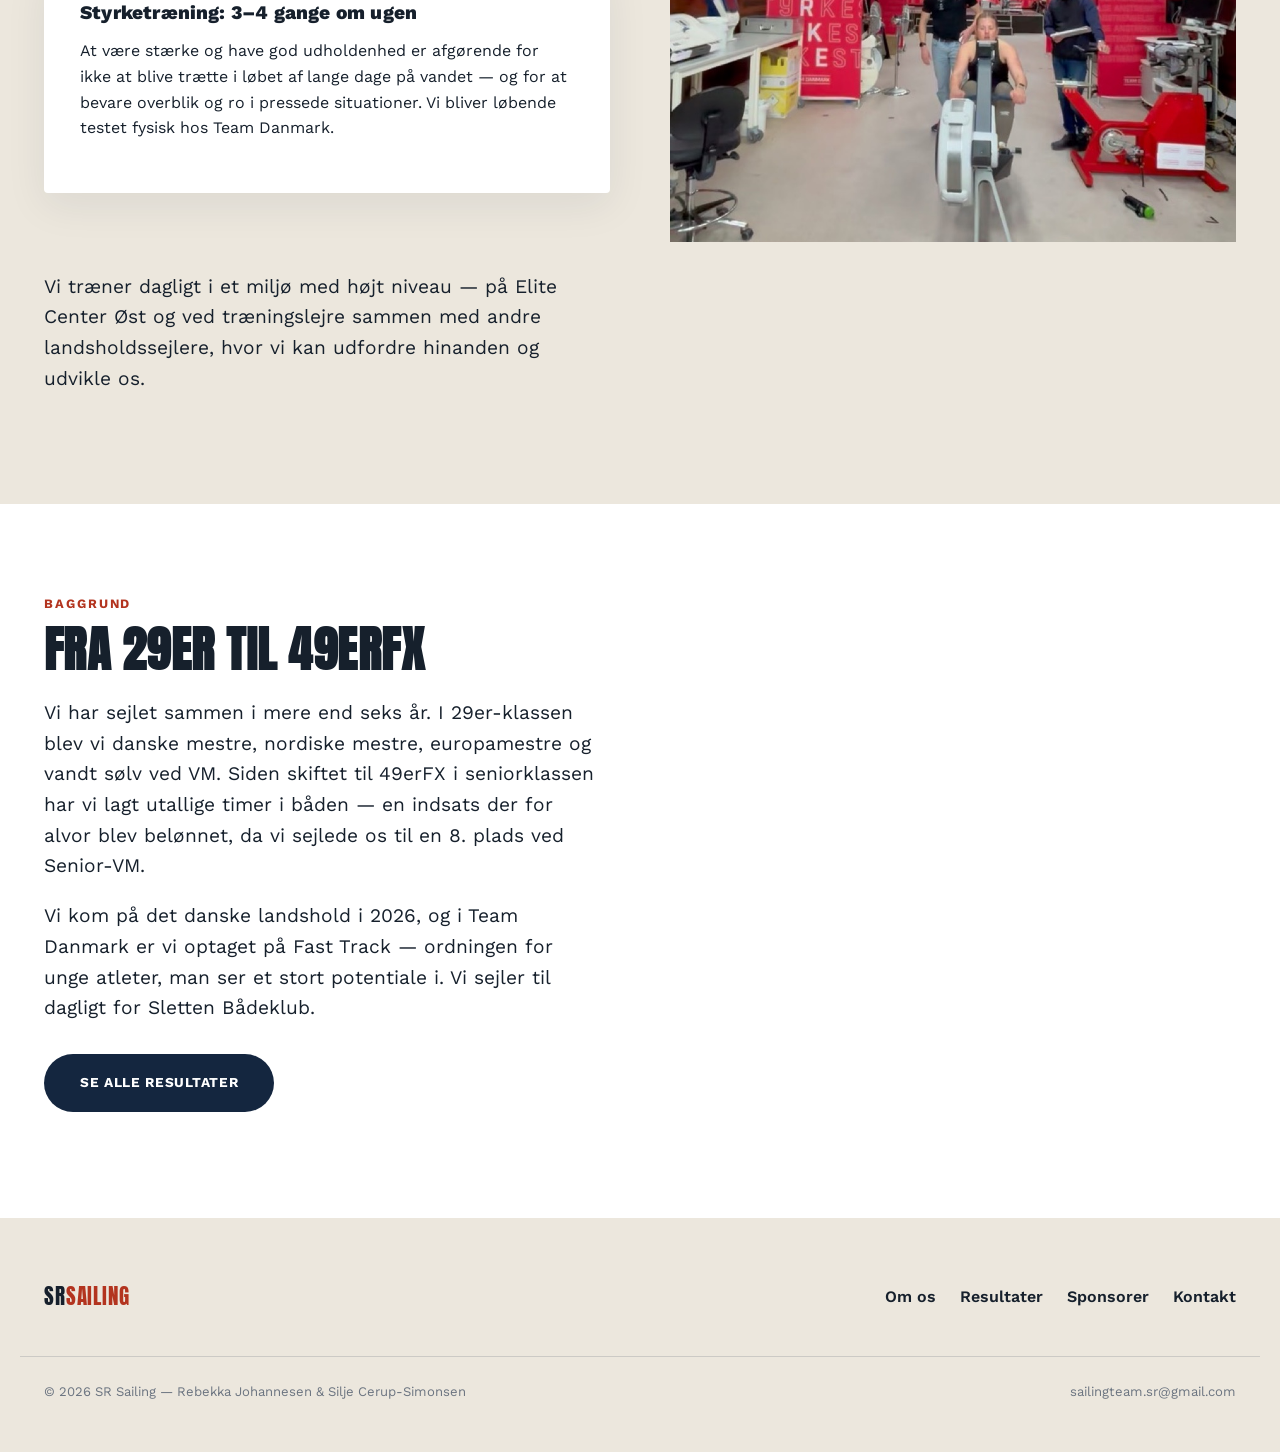
<file: om-os.html>
<!DOCTYPE html>
<html lang="da">
<head>
<meta charset="UTF-8">
<meta name="viewport" content="width=device-width, initial-scale=1.0">
<title>Om os — SR Sailing</title>
<meta name="description" content="Mød Rebekka Johannesen og Silje Cerup-Simonsen — 49erFX-sejlerne bag DEN 48.">
<link rel="preconnect" href="https://fonts.googleapis.com">
<link href="https://fonts.googleapis.com/css2?family=Anton&family=Work+Sans:wght@400;500;600;700;800&display=swap" rel="stylesheet">
<link rel="stylesheet" href="assets/css/style.css">
</head>
<body>

<header class="site-header solid">
  <div class="container">
    <a href="index.html" class="brand">SR<span>SAILING</span></a>
    <button class="nav-toggle" aria-label="Menu">&#9776;</button>
    <ul class="nav-links">
      <li><a href="index.html">Hjem</a></li>
      <li><a href="om-os.html" class="active">Om os</a></li>
      <li><a href="resultater.html">Resultater</a></li>
      <li><a href="sponsorer.html">Sponsorer</a></li>
      <li><a href="blog.html">Nyheder</a></li>
      <li><a href="kontakt.html">Kontakt</a></li>
    </ul>
  </div>
</header>

<section class="page-hero">
  <div class="container">
    <span class="eyebrow">Hvem er vi</span>
    <h1>To sejlere.<br>Ét makkerskab.</h1>
  </div>
</section>

<div class="full-photo" style="background-image: url('assets/images/team-portrait.jpg');"></div>

<section>
  <div class="container">
    <span class="eyebrow">To sejlere, ét mål</span>
    <h2 class="big-title">DEN 48</h2>
    <p class="lede" style="margin-top:20px;">Vi har sejlet sammen i mere end seks år — fra 29er-jolle til den olympiske 49erFX-klasse. Vores styrke er samarbejdet: Rebekka styrer strategi og taktik fra styrmandspladsen, mens Silje som gast holder båden i balance og læser vandet.</p>
    <div class="people-grid">
      <div class="person-card">
        <img src="assets/images/placeholder-black.jpg" alt="Portræt af Rebekka Johannesen mangler">
        <h3>Rebekka Johannesen</h3>
        <span class="person-role">Styrmand</span>
        <p>Jeg er styrmand på båden, så min opgave er at have styr på strategien og taktikken, så vi altid sejler den hurtigste vej rundt på banen. For at lykkes med det er det afgørende, at jeg bruger de informationer, jeg får af Silje.</p>
      </div>
      <div class="person-card">
        <img src="assets/images/placeholder-black.jpg" alt="Portræt af Silje Cerup-Simonsen mangler">
        <h3>Silje Cerup-Simonsen</h3>
        <span class="person-role">Gast</span>
        <p>Jeg er gasten i vores team, så jeg skal sørge for, at båden altid sejler hurtigt. Det gør jeg ved hele tiden at trimme sejlene, samt kommunikere til Rebekka om, hvad der sker rundt på banen med henblik på vind og de andre både.</p>
      </div>
    </div>
    <p class="lede" style="margin-top: 50px;">Sammen sørger vi for, at båden hele tiden er i balance, og ved at kombinere vores styrker og kompetencer er vi i stand til at opnå de resultater, vi stræber efter. Hver dag er en mulighed for at udvikle os og tage skridt mod vores mål: at kvalificere os til OL 2028.</p>
  </div>
</section>

<section class="section-navy">
  <div class="container two-col">
    <div>
      <span class="eyebrow">Båden</span>
      <h2 class="big-title" style="font-size: clamp(2rem, 5vw, 3.5rem);">49erFX</h2>
    </div>
    <div>
      <ul style="list-style:none; padding:0; font-size:1.1rem; display:grid; gap:14px;">
        <li>Olympisk klasse siden 2016</li>
        <li>To personer i en skiff-jolle, begge står i trapez</li>
        <li>Tre sejl: storsejl, fok og spiler</li>
        <li>Længde 4,9 m · vægt 94 kg · mastehøjde 7,5 m</li>
        <li>Storesøster til 29er-jollen</li>
      </ul>
    </div>
  </div>
</section>

<section class="section-cream">
  <div class="container">
    <span class="eyebrow">Vejen til OL</span>
    <h2 class="big-title" style="font-size: clamp(2rem, 5vw, 3rem);">Sådan træner vi</h2>
    <div class="two-col" style="margin-top: 40px; align-items:center;">
      <div>
        <div class="card" style="margin-bottom:24px;">
          <h3 style="font-family:'Work Sans', sans-serif; font-weight:800; font-size:1.2rem; text-transform:none;">Sejlads: 4–5 gange om ugen</h3>
          <p>49erFX'eren er en teknisk krævende båd, og vi møder derfor altid op til træning med en klar idé om dagens fokus.</p>
        </div>
        <div class="card">
          <h3 style="font-family:'Work Sans', sans-serif; font-weight:800; font-size:1.2rem; text-transform:none;">Styrketræning: 3–4 gange om ugen</h3>
          <p>At være stærke og have god udholdenhed er afgørende for ikke at blive trætte i løbet af lange dage på vandet — og for at bevare overblik og ro i pressede situationer. Vi bliver løbende testet fysisk hos Team Danmark.</p>
        </div>
      </div>
      <img src="assets/images/team-danmark-test.jpg" alt="Fysisk test hos Team Danmark" style="width:100%; height:520px; object-fit:cover;">
    </div>
    <p class="lede" style="margin-top: 30px;">Vi træner dagligt i et miljø med højt niveau — på Elite Center Øst og ved træningslejre sammen med andre landsholdssejlere, hvor vi kan udfordre hinanden og udvikle os.</p>
  </div>
</section>

<section>
  <div class="container">
    <span class="eyebrow">Baggrund</span>
    <h2 class="big-title" style="font-size: clamp(2rem, 5vw, 3rem);">Fra 29er til 49erFX</h2>
    <p class="lede" style="margin-top: 20px;">Vi har sejlet sammen i mere end seks år. I 29er-klassen blev vi danske mestre, nordiske mestre, europamestre og vandt sølv ved VM. Siden skiftet til 49erFX i seniorklassen har vi lagt utallige timer i båden — en indsats der for alvor blev belønnet, da vi sejlede os til en 8. plads ved Senior-VM.</p>
    <p class="lede">Vi kom på det danske landshold i 2026, og i Team Danmark er vi optaget på Fast Track — ordningen for unge atleter, man ser et stort potentiale i. Vi sejler til dagligt for Sletten Bådeklub.</p>
    <p style="margin-top: 30px;"><a href="resultater.html" class="btn btn-navy">Se alle resultater</a></p>
  </div>
</section>

<footer class="site-footer">
  <div class="container">
    <a href="index.html" class="brand">SR<span>SAILING</span></a>
    <ul class="footer-links" style="list-style:none; padding:0;">
      <li><a href="om-os.html">Om os</a></li>
      <li><a href="resultater.html">Resultater</a></li>
      <li><a href="sponsorer.html">Sponsorer</a></li>
      <li><a href="kontakt.html">Kontakt</a></li>
    </ul>
  </div>
  <div class="container footer-bottom">
    <span>&copy; 2026 SR Sailing — Rebekka Johannesen &amp; Silje Cerup-Simonsen</span>
    <span>sailingteam.sr@gmail.com</span>
  </div>
</footer>

<script src="assets/js/main.js"></script>
</body>
</html>
</file>
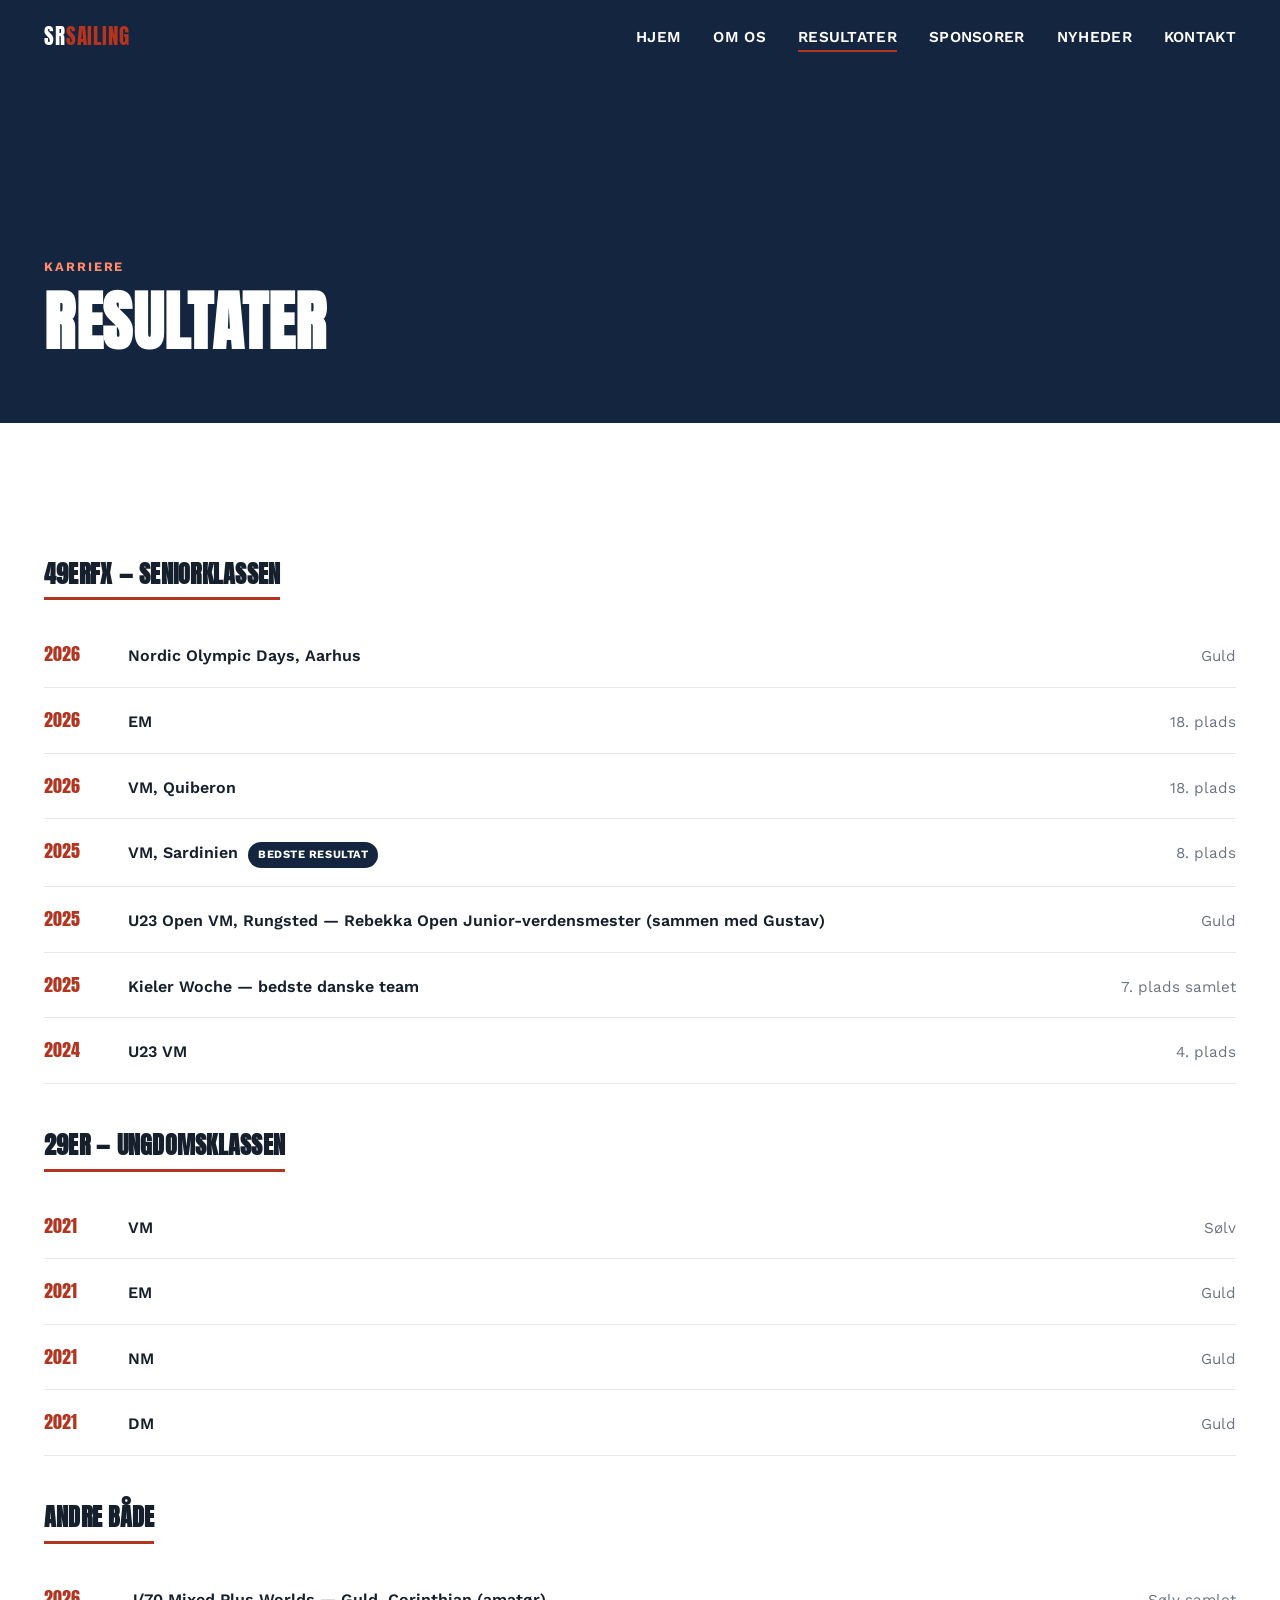
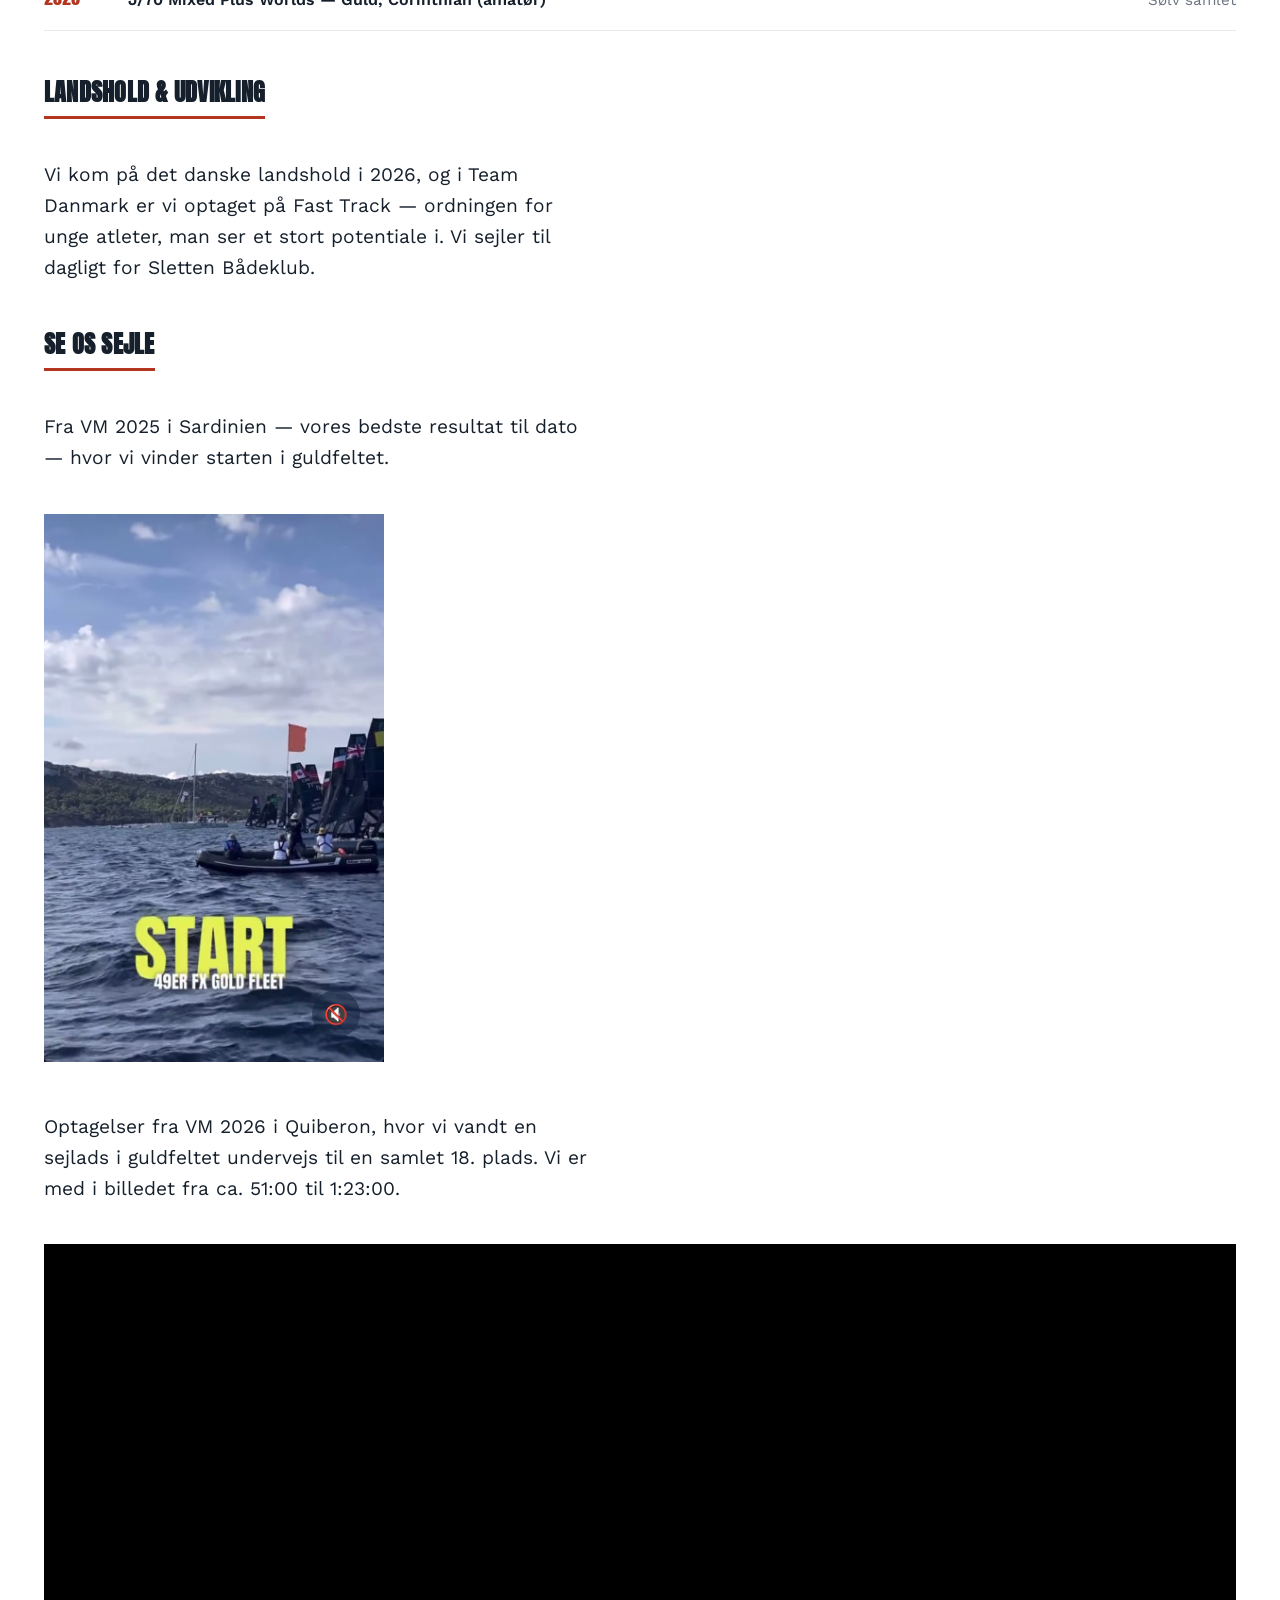
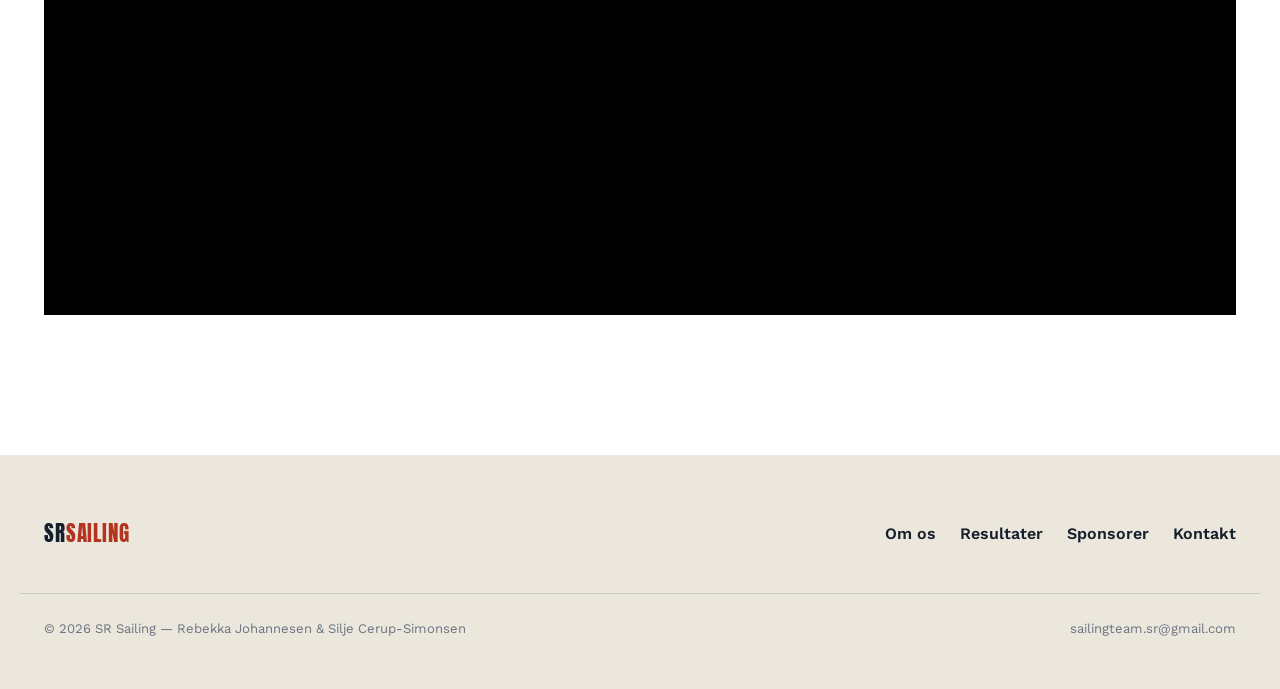
<file: resultater.html>
<!DOCTYPE html>
<html lang="da">
<head>
<meta charset="UTF-8">
<meta name="viewport" content="width=device-width, initial-scale=1.0">
<title>Resultater — SR Sailing</title>
<meta name="description" content="Karriereresultater for Rebekka Johannesen og Silje Cerup-Simonsen i 49erFX og 29er.">
<link rel="preconnect" href="https://fonts.googleapis.com">
<link href="https://fonts.googleapis.com/css2?family=Anton&family=Work+Sans:wght@400;500;600;700;800&display=swap" rel="stylesheet">
<link rel="stylesheet" href="assets/css/style.css">
</head>
<body>

<header class="site-header solid">
  <div class="container">
    <a href="index.html" class="brand">SR<span>SAILING</span></a>
    <button class="nav-toggle" aria-label="Menu">&#9776;</button>
    <ul class="nav-links">
      <li><a href="index.html">Hjem</a></li>
      <li><a href="om-os.html">Om os</a></li>
      <li><a href="resultater.html" class="active">Resultater</a></li>
      <li><a href="sponsorer.html">Sponsorer</a></li>
      <li><a href="blog.html">Nyheder</a></li>
      <li><a href="kontakt.html">Kontakt</a></li>
    </ul>
  </div>
</header>

<section class="page-hero">
  <div class="container">
    <span class="eyebrow">Karriere</span>
    <h1>Resultater</h1>
  </div>
</section>

<section>
  <div class="container timeline">

    <div class="timeline-group">
      <h3>49erFX — Seniorklassen</h3>

      <div class="result-row">
        <span class="year">2026</span>
        <span class="what">Nordic Olympic Days, Aarhus</span>
        <span class="place">Guld</span>
      </div>

      <div class="result-row">
        <span class="year">2026</span>
        <span class="what">EM</span>
        <span class="place">18. plads</span>
      </div>

      <div class="result-row">
        <span class="year">2026</span>
        <span class="what">VM, Quiberon</span>
        <span class="place">18. plads</span>
      </div>

      <div class="result-row">
        <span class="year">2025</span>
        <span class="what">VM, Sardinien<span class="badge">Bedste resultat</span></span>
        <span class="place">8. plads</span>
      </div>

      <div class="result-row">
        <span class="year">2025</span>
        <span class="what">U23 Open VM, Rungsted — Rebekka Open Junior-verdensmester (sammen med Gustav)</span>
        <span class="place">Guld</span>
      </div>

      <div class="result-row">
        <span class="year">2025</span>
        <span class="what">Kieler Woche — bedste danske team</span>
        <span class="place">7. plads samlet</span>
      </div>

      <div class="result-row">
        <span class="year">2024</span>
        <span class="what">U23 VM</span>
        <span class="place">4. plads</span>
      </div>
    </div>

    <div class="timeline-group">
      <h3>29er — Ungdomsklassen</h3>

      <div class="result-row">
        <span class="year">2021</span>
        <span class="what">VM</span>
        <span class="place">Sølv</span>
      </div>
      <div class="result-row">
        <span class="year">2021</span>
        <span class="what">EM</span>
        <span class="place">Guld</span>
      </div>
      <div class="result-row">
        <span class="year">2021</span>
        <span class="what">NM</span>
        <span class="place">Guld</span>
      </div>
      <div class="result-row">
        <span class="year">2021</span>
        <span class="what">DM</span>
        <span class="place">Guld</span>
      </div>
    </div>

    <div class="timeline-group">
      <h3>Andre både</h3>

      <div class="result-row">
        <span class="year">2026</span>
        <span class="what">J/70 Mixed Plus Worlds — Guld, Corinthian (amatør)</span>
        <span class="place">Sølv samlet</span>
      </div>
    </div>

    <div class="timeline-group">
      <h3>Landshold &amp; udvikling</h3>
      <p class="lede">Vi kom på det danske landshold i 2026, og i Team Danmark er vi optaget på Fast Track — ordningen for unge atleter, man ser et stort potentiale i. Vi sejler til dagligt for Sletten Bådeklub.</p>
    </div>

    <div class="timeline-group">
      <h3>Se os sejle</h3>

      <p class="lede">Fra VM 2025 i Sardinien — vores bedste resultat til dato — hvor vi vinder starten i guldfeltet.</p>
      <div class="video-wrap" style="max-width:340px; aspect-ratio: 828 / 1336;">
        <video class="autoplay-inview" preload="auto" poster="assets/images/vm2025-start-poster.jpg" style="pointer-events:none;">
          <source src="assets/video/vm2025-start.mp4" type="video/mp4">
        </video>
        <button class="mute-toggle" type="button" aria-label="Slå lyd til/fra">&#128264;</button>
      </div>

      <p class="lede" style="margin-top:50px;">Optagelser fra VM 2026 i Quiberon, hvor vi vandt en sejlads i guldfeltet undervejs til en samlet 18. plads. Vi er med i billedet fra ca. 51:00 til 1:23:00.</p>
      <div class="video-wrap">
        <iframe src="https://www.youtube-nocookie.com/embed/wSx8oV9YyME?start=3060" title="SR Sailing ved Senior-VM" allow="accelerometer; autoplay; clipboard-write; encrypted-media; gyroscope; picture-in-picture" allowfullscreen loading="lazy"></iframe>
      </div>
    </div>

  </div>
</section>

<footer class="site-footer">
  <div class="container">
    <a href="index.html" class="brand">SR<span>SAILING</span></a>
    <ul class="footer-links" style="list-style:none; padding:0;">
      <li><a href="om-os.html">Om os</a></li>
      <li><a href="resultater.html">Resultater</a></li>
      <li><a href="sponsorer.html">Sponsorer</a></li>
      <li><a href="kontakt.html">Kontakt</a></li>
    </ul>
  </div>
  <div class="container footer-bottom">
    <span>&copy; 2026 SR Sailing — Rebekka Johannesen &amp; Silje Cerup-Simonsen</span>
    <span>sailingteam.sr@gmail.com</span>
  </div>
</footer>

<script src="assets/js/main.js"></script>
</body>
</html>
</file>
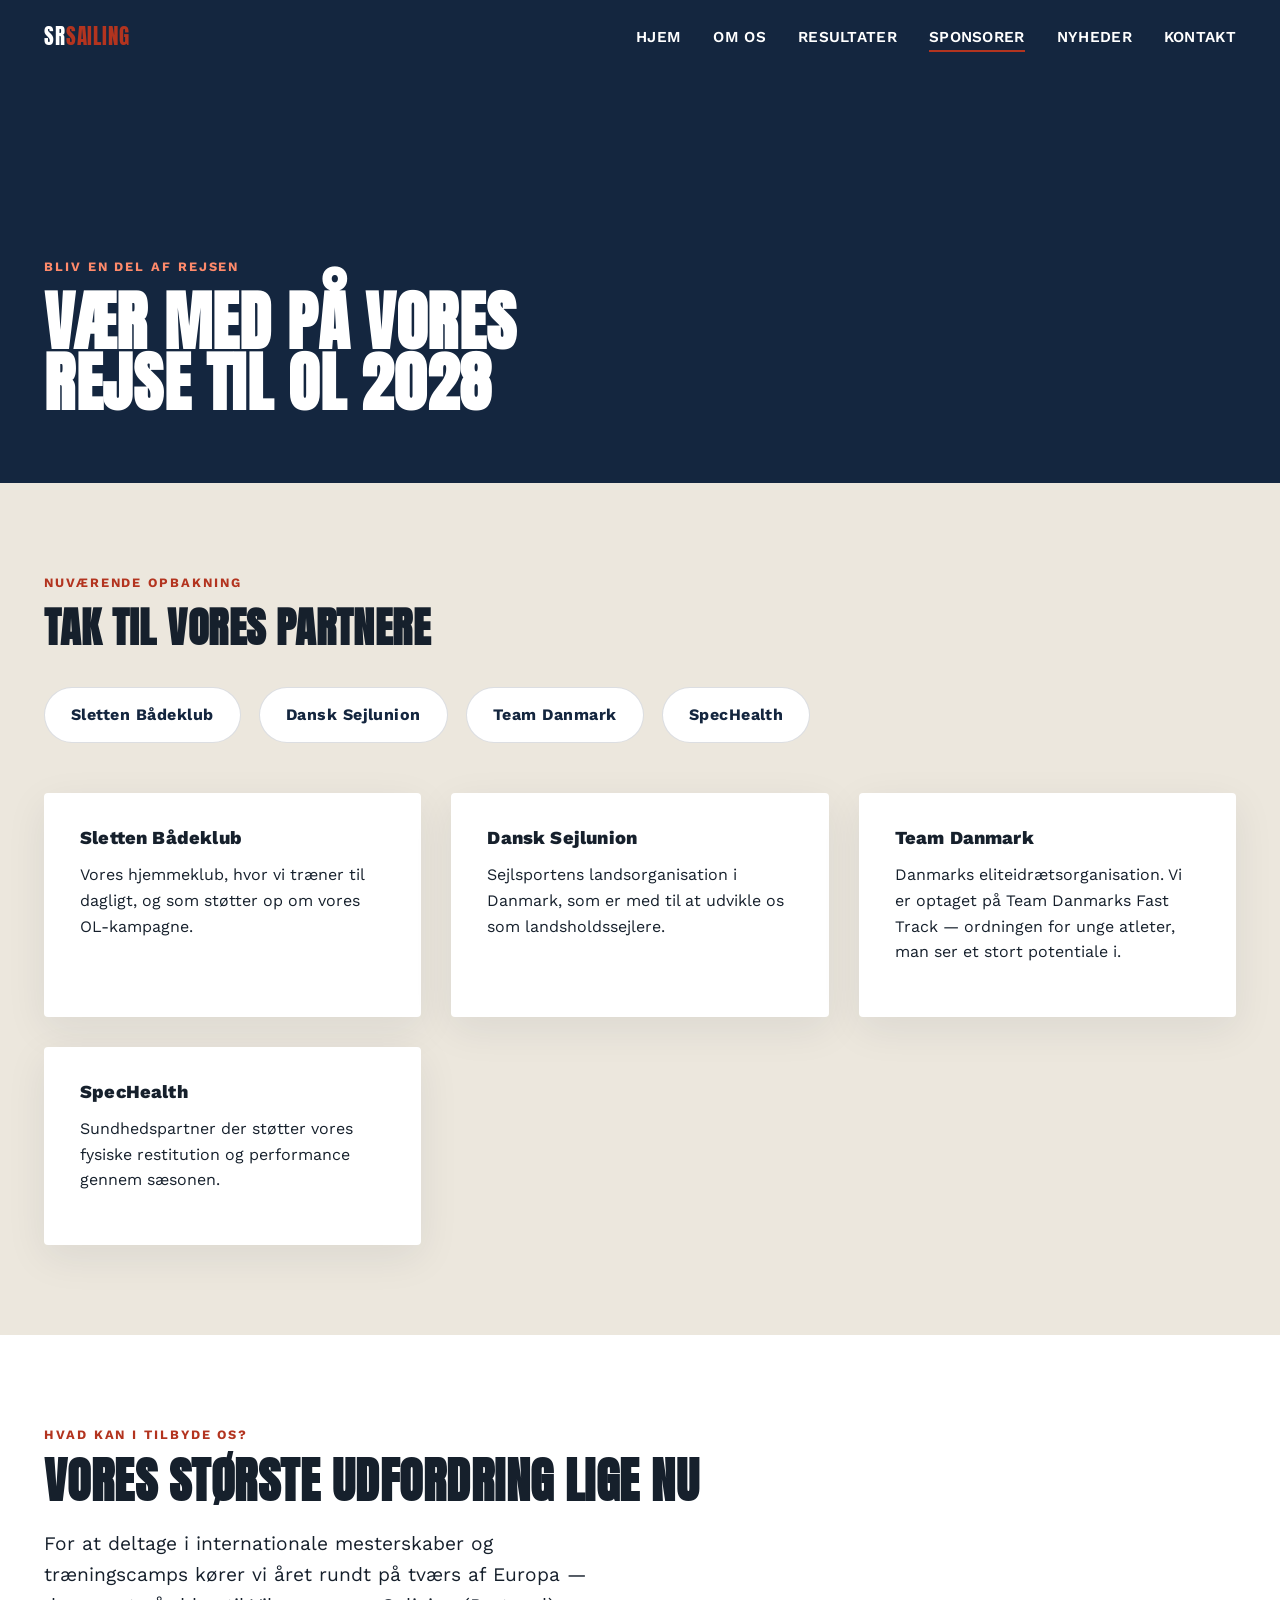
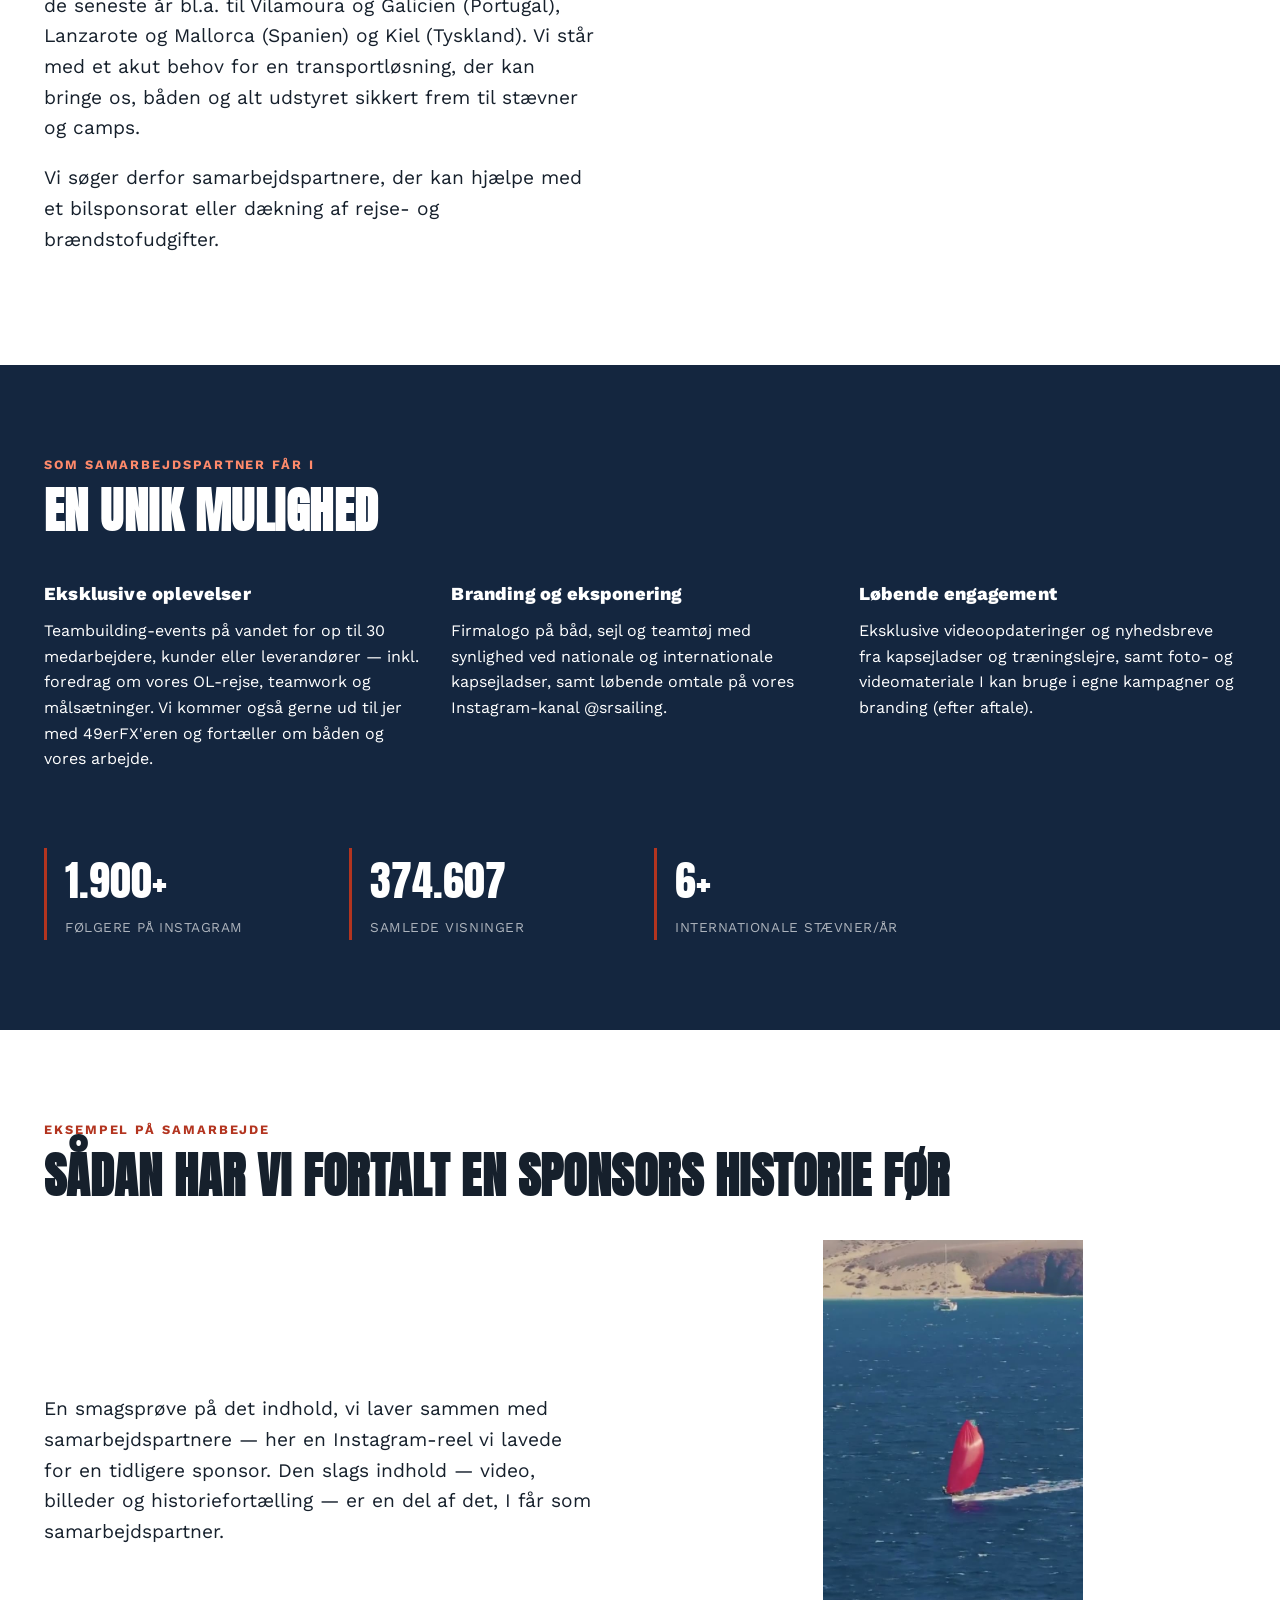
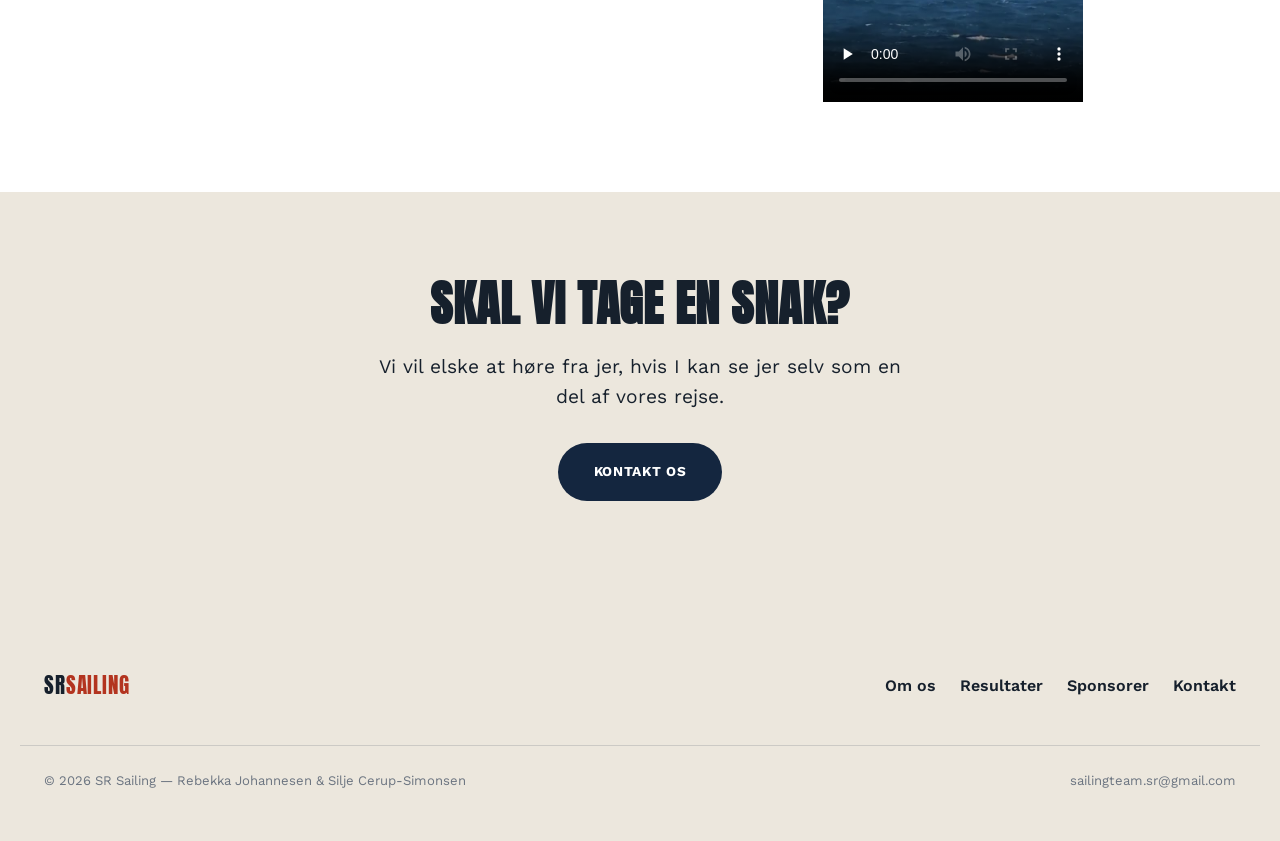
<file: sponsorer.html>
<!DOCTYPE html>
<html lang="da">
<head>
<meta charset="UTF-8">
<meta name="viewport" content="width=device-width, initial-scale=1.0">
<title>Sponsorer — SR Sailing</title>
<meta name="description" content="Bliv samarbejdspartner med Rebekka Johannesen og Silje Cerup-Simonsen på deres rejse mod OL 2028.">
<link rel="preconnect" href="https://fonts.googleapis.com">
<link href="https://fonts.googleapis.com/css2?family=Anton&family=Work+Sans:wght@400;500;600;700;800&display=swap" rel="stylesheet">
<link rel="stylesheet" href="assets/css/style.css">
</head>
<body>

<header class="site-header solid">
  <div class="container">
    <a href="index.html" class="brand">SR<span>SAILING</span></a>
    <button class="nav-toggle" aria-label="Menu">&#9776;</button>
    <ul class="nav-links">
      <li><a href="index.html">Hjem</a></li>
      <li><a href="om-os.html">Om os</a></li>
      <li><a href="resultater.html">Resultater</a></li>
      <li><a href="sponsorer.html" class="active">Sponsorer</a></li>
      <li><a href="blog.html">Nyheder</a></li>
      <li><a href="kontakt.html">Kontakt</a></li>
    </ul>
  </div>
</header>

<section class="page-hero">
  <div class="container">
    <span class="eyebrow">Bliv en del af rejsen</span>
    <h1>Vær med på vores<br>rejse til OL 2028</h1>
  </div>
</section>

<section class="section-cream">
  <div class="container">
    <span class="eyebrow">Nuværende opbakning</span>
    <h2 class="big-title" style="font-size: clamp(1.8rem, 4vw, 2.6rem);">Tak til vores partnere</h2>
    <div class="sponsor-list">
      <a class="sponsor-pill" href="#sletten-baadeklub">Sletten Bådeklub</a>
      <a class="sponsor-pill" href="#dansk-sejlunion">Dansk Sejlunion</a>
      <a class="sponsor-pill" href="#team-danmark">Team Danmark</a>
      <a class="sponsor-pill" href="#spechealth">SpecHealth</a>
    </div>

    <div class="offer-grid" style="margin-top:50px;">
      <div class="offer-card card" id="sletten-baadeklub" style="scroll-margin-top:110px;">
        <h3>Sletten Bådeklub</h3>
        <p>Vores hjemmeklub, hvor vi træner til dagligt, og som støtter op om vores OL-kampagne.</p>
      </div>
      <div class="offer-card card" id="dansk-sejlunion" style="scroll-margin-top:110px;">
        <h3>Dansk Sejlunion</h3>
        <p>Sejlsportens landsorganisation i Danmark, som er med til at udvikle os som landsholdssejlere.</p>
      </div>
      <div class="offer-card card" id="team-danmark" style="scroll-margin-top:110px;">
        <h3>Team Danmark</h3>
        <p>Danmarks eliteidrætsorganisation. Vi er optaget på Team Danmarks Fast Track — ordningen for unge atleter, man ser et stort potentiale i.</p>
      </div>
      <div class="offer-card card" id="spechealth" style="scroll-margin-top:110px;">
        <h3>SpecHealth</h3>
        <p>Sundhedspartner der støtter vores fysiske restitution og performance gennem sæsonen.</p>
      </div>
    </div>
  </div>
</section>

<section>
  <div class="container">
    <span class="eyebrow">Hvad kan I tilbyde os?</span>
    <h2 class="big-title" style="font-size: clamp(2rem, 5vw, 3rem);">Vores største udfordring lige nu</h2>
    <p class="lede" style="margin-top: 20px;">For at deltage i internationale mesterskaber og træningscamps kører vi året rundt på tværs af Europa — de seneste år bl.a. til Vilamoura og Galicien (Portugal), Lanzarote og Mallorca (Spanien) og Kiel (Tyskland). Vi står med et akut behov for en transportløsning, der kan bringe os, båden og alt udstyret sikkert frem til stævner og camps.</p>
    <p class="lede">Vi søger derfor samarbejdspartnere, der kan hjælpe med et bilsponsorat eller dækning af rejse- og brændstofudgifter.</p>
  </div>
</section>

<section class="section-navy">
  <div class="container">
    <span class="eyebrow">Som samarbejdspartner får I</span>
    <h2 class="big-title" style="font-size: clamp(2rem, 5vw, 3rem);">En unik mulighed</h2>
    <div class="offer-grid">
      <div class="offer-card">
        <h3>Eksklusive oplevelser</h3>
        <p>Teambuilding-events på vandet for op til 30 medarbejdere, kunder eller leverandører — inkl. foredrag om vores OL-rejse, teamwork og målsætninger. Vi kommer også gerne ud til jer med 49erFX'eren og fortæller om båden og vores arbejde.</p>
      </div>
      <div class="offer-card">
        <h3>Branding og eksponering</h3>
        <p>Firmalogo på båd, sejl og teamtøj med synlighed ved nationale og internationale kapsejladser, samt løbende omtale på vores Instagram-kanal @srsailing.</p>
      </div>
      <div class="offer-card">
        <h3>Løbende engagement</h3>
        <p>Eksklusive videoopdateringer og nyhedsbreve fra kapsejladser og træningslejre, samt foto- og videomateriale I kan bruge i egne kampagner og branding (efter aftale).</p>
      </div>
    </div>
    <div class="stats-row" style="margin-top: 60px;">
      <div class="stat">
        <span class="num">1.900+</span>
        <span class="label">Følgere på Instagram</span>
      </div>
      <div class="stat">
        <span class="num">374.607</span>
        <span class="label">Samlede visninger</span>
      </div>
      <div class="stat">
        <span class="num">6+</span>
        <span class="label">Internationale stævner/år</span>
      </div>
    </div>
  </div>
</section>

<section>
  <div class="container">
    <span class="eyebrow">Eksempel på samarbejde</span>
    <h2 class="big-title" style="font-size: clamp(2rem, 5vw, 3rem);">Sådan har vi fortalt en sponsors historie før</h2>
    <div class="two-col" style="margin-top: 40px; align-items:center;">
      <p class="lede">En smagsprøve på det indhold, vi laver sammen med samarbejdspartnere — her en Instagram-reel vi lavede for en tidligere sponsor. Den slags indhold — video, billeder og historiefortælling — er en del af det, I får som samarbejdspartner.</p>
      <div style="display:flex; justify-content:center;">
        <div class="video-wrap" style="max-width:260px; aspect-ratio: 9 / 16; margin-top:0;">
          <video controls preload="none" poster="assets/images/sponsor-eksempel-poster.jpg" style="object-fit:cover;" controlsList="nofullscreen noremoteplayback" disablePictureInPicture playsinline>
            <source src="assets/video/sponsor-eksempel.mp4" type="video/mp4">
          </video>
        </div>
      </div>
    </div>
  </div>
</section>

<section class="section-cream">
  <div class="container" style="text-align:center;">
    <h2 class="big-title" style="font-size: clamp(1.8rem, 5vw, 3rem);">Skal vi tage en snak?</h2>
    <p class="lede" style="margin: 20px auto 0; text-align:center;">Vi vil elske at høre fra jer, hvis I kan se jer selv som en del af vores rejse.</p>
    <p style="margin-top: 30px;"><a href="kontakt.html" class="btn btn-navy">Kontakt os</a></p>
  </div>
</section>

<footer class="site-footer">
  <div class="container">
    <a href="index.html" class="brand">SR<span>SAILING</span></a>
    <ul class="footer-links" style="list-style:none; padding:0;">
      <li><a href="om-os.html">Om os</a></li>
      <li><a href="resultater.html">Resultater</a></li>
      <li><a href="sponsorer.html">Sponsorer</a></li>
      <li><a href="kontakt.html">Kontakt</a></li>
    </ul>
  </div>
  <div class="container footer-bottom">
    <span>&copy; 2026 SR Sailing — Rebekka Johannesen &amp; Silje Cerup-Simonsen</span>
    <span>sailingteam.sr@gmail.com</span>
  </div>
</footer>

<script src="assets/js/main.js"></script>
</body>
</html>
</file>
<file: assets/css/style.css>
/* SR Sailing — DEN 48 · 49erFX · OL 2028 */

:root {
  --navy: #14263f;
  --navy-light: #1f3a5c;
  --cream: #ece7dd;
  --white: #ffffff;
  --ink: #16202c;
  --red: #b3341f;
  --muted: #6b7480;
  --radius-pill: 999px;
  --max-width: 1240px;
}

* { box-sizing: border-box; }
html { scroll-behavior: smooth; }

body {
  margin: 0;
  font-family: "Work Sans", -apple-system, BlinkMacSystemFont, "Segoe UI", sans-serif;
  color: var(--ink);
  background: var(--white);
  line-height: 1.6;
}

h1, h2, h3, .display {
  font-family: "Anton", "Arial Narrow", sans-serif;
  text-transform: uppercase;
  letter-spacing: 0.01em;
  line-height: 0.95;
  margin: 0;
}

a { color: inherit; text-decoration: none; }
img { max-width: 100%; display: block; }

.container {
  max-width: var(--max-width);
  margin: 0 auto;
  padding: 0 24px;
}

/* ---------- Header / Nav ---------- */

.site-header {
  position: absolute;
  top: 0; left: 0; right: 0;
  z-index: 50;
  padding: 28px 0;
}

.site-header.solid {
  position: relative;
  background: var(--navy);
  padding: 20px 0;
}

.site-header .container {
  display: flex;
  align-items: center;
  justify-content: space-between;
}

.brand {
  font-family: "Anton", sans-serif;
  font-size: 1.3rem;
  color: var(--white);
  letter-spacing: 0.04em;
}

.brand span { color: var(--red); }

.nav-links {
  display: flex;
  gap: 32px;
  list-style: none;
  margin: 0;
  padding: 0;
}

.nav-links a {
  color: var(--white);
  font-weight: 600;
  font-size: 0.95rem;
  letter-spacing: 0.02em;
  text-transform: uppercase;
  border-bottom: 2px solid transparent;
  padding-bottom: 4px;
  transition: border-color 0.2s ease;
}

.nav-links a:hover,
.nav-links a.active {
  border-color: var(--red);
}

.nav-toggle {
  display: none;
  background: none;
  border: none;
  color: var(--white);
  font-size: 1.6rem;
  cursor: pointer;
}

@media (max-width: 820px) {
  .nav-toggle { display: block; }
  .nav-links {
    position: fixed;
    inset: 0 0 0 auto;
    width: 78%;
    max-width: 320px;
    background: var(--navy);
    flex-direction: column;
    padding: 100px 32px;
    gap: 26px;
    transform: translateX(100%);
    transition: transform 0.3s ease;
  }
  .nav-links.open { transform: translateX(0); }
}

/* ---------- Hero ---------- */

.hero {
  position: relative;
  min-height: 92vh;
  display: flex;
  align-items: flex-end;
  color: var(--white);
  background-size: cover;
  background-position: center;
  overflow: hidden;
}

.hero::after {
  content: "";
  position: absolute;
  inset: 0;
  background: linear-gradient(180deg, rgba(10,18,30,0.22) 0%, rgba(10,18,30,0.05) 35%, rgba(10,18,30,0.48) 100%);
}

.hero-content {
  position: relative;
  z-index: 2;
  padding-bottom: 90px;
  min-width: 0;
}

.hero h1 {
  font-size: clamp(2.6rem, 8vw, 6rem);
  max-width: 900px;
}

.hero p {
  margin-top: 18px;
  font-size: 1.15rem;
  max-width: 520px;
  color: rgba(255,255,255,0.9);
}

.hero-meta {
  margin-top: 8px;
  font-weight: 600;
  letter-spacing: 0.08em;
  text-transform: uppercase;
  font-size: 0.85rem;
  color: var(--red);
}

.hero-actions {
  margin-top: 32px;
  display: flex;
  gap: 16px;
  flex-wrap: wrap;
}

.hero-content.align-right {
  text-align: left;
  margin-left: 62%;
  max-width: 38%;
  padding-right: 24px;
  flex-shrink: 0;
}

@media (max-width: 900px) {
  .hero-content.align-right {
    margin-left: 0;
    max-width: none;
    padding-right: 24px;
    flex-shrink: 1;
    width: 100%;
  }
  .hero-content.align-right .hero-actions {
    justify-content: flex-start;
  }
}

/* ---------- Buttons ---------- */

.btn {
  display: inline-block;
  padding: 16px 34px;
  border-radius: var(--radius-pill);
  font-weight: 700;
  text-transform: uppercase;
  letter-spacing: 0.05em;
  font-size: 0.85rem;
  transition: transform 0.15s ease, background 0.2s ease;
  border: 2px solid transparent;
}

.btn:hover { transform: translateY(-2px); }

.btn-light { background: var(--white); color: var(--navy); }
.btn-light:hover { background: var(--cream); }

.btn-outline { border-color: var(--white); color: var(--white); }
.btn-outline:hover { background: var(--white); color: var(--navy); }

.btn-navy { background: var(--navy); color: var(--white); }
.btn-navy:hover { background: var(--navy-light); }

.btn-outline-dark { border-color: var(--navy); color: var(--navy); }
.btn-outline-dark:hover { background: var(--navy); color: var(--white); }

.btn-red { background: var(--red); color: var(--white); }

/* ---------- Sections ---------- */

section { padding: 90px 0; }

.section-navy { background: var(--navy); color: var(--white); }
.section-cream { background: var(--cream); }

.eyebrow {
  text-transform: uppercase;
  letter-spacing: 0.15em;
  font-size: 0.8rem;
  font-weight: 700;
  color: var(--red);
  margin-bottom: 14px;
  display: block;
}

.section-navy .eyebrow { color: #ff8a6b; }

.big-title {
  font-size: clamp(2.2rem, 6vw, 4.5rem);
  margin-bottom: 24px;
}

.two-col {
  display: grid;
  grid-template-columns: 1fr 1fr;
  gap: 60px;
  align-items: start;
}

@media (max-width: 780px) {
  .two-col { grid-template-columns: 1fr; gap: 32px; }
}

.lede { font-size: 1.2rem; max-width: 46ch; }

/* ---------- Stats ---------- */

.stats-row {
  display: grid;
  grid-template-columns: repeat(4, 1fr);
  gap: 28px;
  margin-top: 50px;
}

@media (max-width: 780px) {
  .stats-row { grid-template-columns: repeat(2, 1fr); }
}

.stat {
  border-left: 3px solid var(--red);
  padding-left: 18px;
}

.stat .num {
  font-family: "Anton", sans-serif;
  font-size: 2.6rem;
  display: block;
}

.stat .label {
  font-size: 0.85rem;
  color: var(--muted);
  text-transform: uppercase;
  letter-spacing: 0.04em;
}

.section-navy .stat .label { color: rgba(255,255,255,0.65); }

/* ---------- Gallery ---------- */

.gallery {
  display: grid;
  grid-template-columns: repeat(4, 1fr);
  gap: 4px;
  margin-top: 40px;
}

.gallery img {
  width: 100%;
  height: 320px;
  object-fit: cover;
}

@media (max-width: 900px) {
  .gallery { grid-template-columns: repeat(2, 1fr); }
  .gallery img { height: 220px; }
}

.gallery-item {
  position: relative;
  overflow: hidden;
  display: block;
  cursor: pointer;
}

.gallery-item img {
  transition: transform 0.4s ease;
}

.gallery-item:hover img {
  transform: scale(1.05);
}

.gallery-item .tag {
  position: absolute;
  left: 14px;
  bottom: 14px;
  color: var(--white);
  font-weight: 700;
  text-transform: uppercase;
  font-size: 0.72rem;
  letter-spacing: 0.06em;
  padding: 6px 14px;
  background: rgba(20,38,63,0.65);
  border-radius: var(--radius-pill);
}

/* ---------- Cards ---------- */

.card {
  background: var(--white);
  border-radius: 4px;
  padding: 36px;
  box-shadow: 0 12px 40px rgba(20, 38, 63, 0.08);
}

.people-grid {
  display: grid;
  grid-template-columns: 1fr 1fr;
  gap: 40px;
  margin-top: 50px;
}

@media (max-width: 780px) {
  .people-grid { grid-template-columns: 1fr; }
}

.person-card img {
  width: 100%;
  height: 340px;
  object-fit: cover;
  margin-bottom: 20px;
}

.person-card h3 { font-size: 1.6rem; margin-bottom: 4px; }
.person-role {
  color: var(--red);
  font-weight: 700;
  text-transform: uppercase;
  font-size: 0.8rem;
  letter-spacing: 0.06em;
  display: block;
  margin-bottom: 14px;
}

/* ---------- Timeline / Results ---------- */

.timeline { margin-top: 50px; }

.timeline-group { margin-bottom: 50px; }

.timeline-group h3 {
  font-size: 1.5rem;
  margin-bottom: 22px;
  padding-bottom: 12px;
  border-bottom: 3px solid var(--red);
  display: inline-block;
}

.result-row {
  display: flex;
  justify-content: space-between;
  align-items: baseline;
  gap: 20px;
  padding: 18px 0;
  border-bottom: 1px solid rgba(20,38,63,0.1);
}

.result-row .year {
  font-family: "Anton", sans-serif;
  font-size: 1.1rem;
  color: var(--red);
  min-width: 64px;
}

.result-row .what { flex: 1; font-weight: 600; }
.result-row .place { color: var(--muted); font-size: 0.95rem; }

.badge {
  display: inline-block;
  background: var(--navy);
  color: var(--white);
  font-size: 0.7rem;
  font-weight: 700;
  text-transform: uppercase;
  letter-spacing: 0.05em;
  padding: 4px 10px;
  border-radius: var(--radius-pill);
  margin-left: 10px;
}

/* ---------- Sponsors ---------- */

.sponsor-list {
  display: flex;
  flex-wrap: wrap;
  gap: 18px;
  margin-top: 40px;
}

.sponsor-pill {
  display: inline-block;
  background: rgba(255,255,255,0.08);
  border: 1px solid rgba(255,255,255,0.25);
  padding: 14px 26px;
  border-radius: var(--radius-pill);
  font-weight: 700;
  letter-spacing: 0.03em;
  transition: transform 0.2s ease, box-shadow 0.2s ease;
}

.sponsor-pill:hover {
  transform: translateY(-3px);
  box-shadow: 0 10px 24px rgba(20, 38, 63, 0.15);
}

.section-cream .sponsor-pill {
  background: var(--white);
  border: 1px solid rgba(20,38,63,0.15);
  color: var(--navy);
}

.offer-grid {
  display: grid;
  grid-template-columns: repeat(3, 1fr);
  gap: 30px;
  margin-top: 50px;
}

@media (max-width: 900px) {
  .offer-grid { grid-template-columns: 1fr; }
}

.offer-card h3 {
  font-size: 1.15rem;
  margin-bottom: 12px;
  text-transform: none;
  font-family: "Work Sans", sans-serif;
  font-weight: 800;
}

/* ---------- Blog ---------- */

.post-grid {
  display: grid;
  grid-template-columns: repeat(2, 1fr);
  gap: 36px;
  margin-top: 50px;
}

@media (max-width: 780px) {
  .post-grid { grid-template-columns: 1fr; }
}

.post-card img {
  width: 100%;
  height: 240px;
  object-fit: cover;
  margin-bottom: 20px;
}

.post-date {
  text-transform: uppercase;
  font-size: 0.78rem;
  letter-spacing: 0.06em;
  color: var(--red);
  font-weight: 700;
}

.post-card h3 { margin-top: 8px; font-size: 1.4rem; }

/* ---------- Contact ---------- */

.contact-grid {
  display: grid;
  grid-template-columns: 1fr 1fr;
  gap: 50px;
  margin-top: 40px;
}

@media (max-width: 780px) {
  .contact-grid { grid-template-columns: 1fr; }
}

.contact-item {
  padding: 26px 0;
  border-bottom: 1px solid rgba(255,255,255,0.15);
}

.contact-item .label {
  text-transform: uppercase;
  font-size: 0.78rem;
  letter-spacing: 0.06em;
  color: rgba(255,255,255,0.6);
  display: block;
  margin-bottom: 6px;
}

.contact-item a, .contact-item span.value {
  font-size: 1.2rem;
  font-weight: 700;
}

/* ---------- Footer ---------- */

.site-footer {
  background: var(--cream);
  padding: 50px 0;
}

.site-footer .container {
  display: flex;
  justify-content: space-between;
  align-items: center;
  flex-wrap: wrap;
  gap: 20px;
}

.site-footer .brand { color: var(--ink); }
.site-footer .brand span { color: var(--red); }

.footer-links {
  display: flex;
  gap: 24px;
  font-weight: 600;
}

.footer-bottom {
  margin-top: 30px;
  padding-top: 24px;
  border-top: 1px solid rgba(20,38,63,0.15);
  font-size: 0.82rem;
  color: var(--muted);
  display: flex;
  justify-content: space-between;
  flex-wrap: wrap;
  gap: 10px;
}

/* ---------- Page hero (inner pages) ---------- */

.page-hero {
  background: var(--navy);
  color: var(--white);
  padding: 180px 0 70px;
}

.page-hero .eyebrow { color: #ff8a6b; }
.page-hero h1 {
  font-size: clamp(2.2rem, 7vw, 4rem);
  animation: slideInLeft 0.7s cubic-bezier(0.2, 0.8, 0.2, 1) both;
}

.page-hero .eyebrow {
  display: inline-block;
  animation: slideInLeft 0.5s cubic-bezier(0.2, 0.8, 0.2, 1) both;
}

@keyframes slideInLeft {
  from {
    opacity: 0;
    transform: translateX(-50px);
  }
  to {
    opacity: 1;
    transform: translateX(0);
  }
}

@media (prefers-reduced-motion: reduce) {
  .page-hero h1,
  .page-hero .eyebrow {
    animation: none;
  }
}

.reveal {
  opacity: 0;
  transform: translateY(28px);
  transition: opacity 0.7s ease, transform 0.7s ease;
}

.reveal.is-visible {
  opacity: 1;
  transform: translateY(0);
}

@media (prefers-reduced-motion: reduce) {
  .reveal {
    opacity: 1;
    transform: none;
    transition: none;
  }
}

.split-cta {
  display: grid;
  grid-template-columns: 1fr 1fr;
}

.split-cta-col {
  padding: 90px clamp(24px, 5vw, 70px);
}

.split-cta-col + .split-cta-col {
  border-left: 1px solid rgba(20, 38, 63, 0.12);
}

@media (max-width: 780px) {
  .split-cta-col + .split-cta-col {
    border-left: none;
    border-top: 1px solid rgba(20, 38, 63, 0.12);
  }
}

@media (max-width: 780px) {
  .split-cta {
    grid-template-columns: 1fr;
  }
}

.ig-strip {
  text-align: center;
  padding: 36px 24px;
  background: var(--cream);
}

.ig-link {
  display: inline-flex;
  align-items: center;
  gap: 10px;
  font-weight: 700;
  text-transform: uppercase;
  letter-spacing: 0.05em;
  font-size: 0.85rem;
  color: var(--navy);
  transition: color 0.2s ease;
}

.ig-link:hover {
  color: var(--red);
}

.ig-link svg {
  width: 24px;
  height: 24px;
  flex-shrink: 0;
}

.sr-only {
  position: absolute;
  width: 1px;
  height: 1px;
  padding: 0;
  margin: -1px;
  overflow: hidden;
  clip: rect(0, 0, 0, 0);
  white-space: nowrap;
  border: 0;
}

.marquee {
  position: relative;
  width: 100%;
  overflow: hidden;
  margin-top: 8px;
}

.marquee-track {
  display: flex;
  width: max-content;
  animation: marqueeScroll 14s linear infinite;
}

.marquee-track span {
  font-family: "Anton", sans-serif;
  text-transform: uppercase;
  font-size: clamp(3rem, 10vw, 6.5rem);
  color: var(--white);
  text-shadow: 0 2px 6px rgba(0,0,0,0.7), 0 8px 34px rgba(0,0,0,0.55);
  white-space: nowrap;
  padding-right: 60px;
}

.marquee.on-light {
  margin-top: 0;
  margin-bottom: 30px;
}

.marquee.on-light .marquee-track span {
  color: var(--red);
  text-shadow: none;
}

@keyframes marqueeScroll {
  from { transform: translateX(-50%); }
  to { transform: translateX(0%); }
}

@media (prefers-reduced-motion: reduce) {
  .marquee-track {
    animation: none;
  }
}

.page-hero.with-photo {
  position: relative;
  background-size: cover;
  background-position: center;
  min-height: 560px;
  padding: 140px 0 28px;
  overflow: hidden;
  display: flex;
  flex-direction: column;
  justify-content: flex-end;
}

.page-hero.with-photo::after {
  content: "";
  position: absolute;
  inset: 0;
  background: linear-gradient(180deg, rgba(10,18,30,0.08) 0%, rgba(10,18,30,0.02) 40%, rgba(10,18,30,0.6) 100%);
}

.page-hero.with-photo .container {
  position: relative;
  z-index: 2;
}

.full-photo {
  height: 60vh;
  min-height: 380px;
  background-size: cover;
  background-position: center;
}

/* ---------- Full-bleed feature video (no controls, autoplay muted) ---------- */

.video-feature {
  position: relative;
  width: 100%;
  height: 85vh;
  min-height: 420px;
  max-height: 820px;
  background: #000;
  overflow: hidden;
}

.video-feature video {
  width: 100%;
  height: 100%;
  object-fit: cover;
  display: block;
  pointer-events: none;
}

.mute-toggle {
  position: absolute;
  right: 24px;
  bottom: 24px;
  z-index: 3;
  width: 48px;
  height: 48px;
  border-radius: 50%;
  border: none;
  background: rgba(20, 38, 63, 0.55);
  color: var(--white);
  font-size: 1.2rem;
  cursor: pointer;
  display: flex;
  align-items: center;
  justify-content: center;
  transition: background 0.2s ease;
}

.mute-toggle:hover {
  background: rgba(20, 38, 63, 0.8);
}

/* ---------- Video embeds ---------- */

.video-wrap {
  position: relative;
  width: 100%;
  aspect-ratio: 16 / 9;
  margin-top: 40px;
  background: #000;
  overflow: hidden;
}

.video-wrap iframe,
.video-wrap video {
  display: block;
  width: 100%;
  height: 100%;
  border: 0;
  object-fit: cover;
}
</file>
